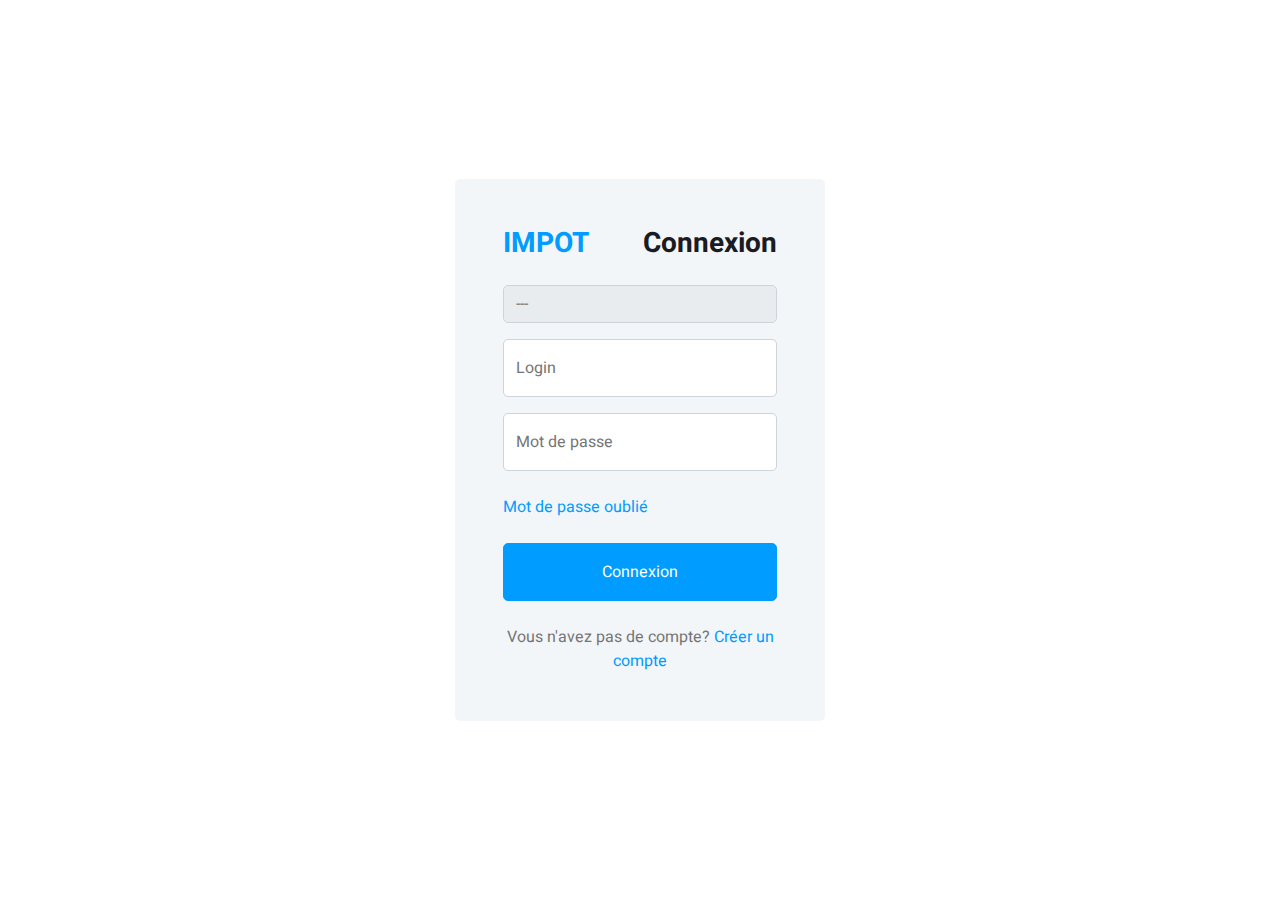
<file: index.html>
<!DOCTYPE html>
<html lang="fr">
  <head>
    <meta charset="utf-8" />
    <title>Connexion</title>
    <meta content="width=device-width, initial-scale=1.0" name="viewport" />
    <meta content="" name="keywords" />
    <meta content="" name="description" />

    <!-- Favicon -->
    <link href="img/favicon.ico" rel="icon" />

    <!-- Google Web Fonts -->
    <link rel="preconnect" href="https://fonts.googleapis.com" />
    <link rel="preconnect" href="https://fonts.gstatic.com" crossorigin />
    <link
      href="https://fonts.googleapis.com/css2?family=Heebo:wght@400;500;600;700&display=swap"
      rel="stylesheet"
    />

    <!-- Icon Font Stylesheet -->
    <link
      href="https://cdnjs.cloudflare.com/ajax/libs/font-awesome/5.10.0/css/all.min.css"
      rel="stylesheet"
    />
    <link
      href="https://cdn.jsdelivr.net/npm/bootstrap-icons@1.4.1/font/bootstrap-icons.css"
      rel="stylesheet"
    />

    <!-- Libraries Stylesheet -->
    <link href="lib/owlcarousel/assets/owl.carousel.min.css" rel="stylesheet" />
    <link
      href="lib/tempusdominus/css/tempusdominus-bootstrap-4.min.css"
      rel="stylesheet"
    />

    <!-- Customized Bootstrap Stylesheet -->
    <link href="css/bootstrap.min.css" rel="stylesheet" />

    <!-- Template Stylesheet -->
    <link href="css/style.css" rel="stylesheet" />
  </head>

  <body>
    <div class="container-xxl position-relative bg-white d-flex p-0">
      <!-- Spinner Start -->
      <div
        id="spinner"
        class="show bg-white position-fixed translate-middle w-100 vh-100 top-50 start-50 d-flex align-items-center justify-content-center"
      >
        <div
          class="spinner-border text-primary"
          style="width: 3rem; height: 3rem"
          role="status"
        >
          <span class="sr-only">Loading...</span>
        </div>
      </div>
      <!-- Spinner End -->

      <!-- Sign In Start -->
      <div class="container-fluid">
        <div
          class="row h-100 align-items-center justify-content-center"
          style="min-height: 100vh"
        >
          <div class="col-12 col-sm-8 col-md-6 col-lg-5 col-xl-4">
            <div class="bg-light rounded p-4 p-sm-5 my-4 mx-3">
              <div
                class="d-flex align-items-center justify-content-between mb-3"
              >
                <a href="admin.html" class="">
                  <h3 class="text-primary">IMPOT</h3>
                </a>
                <h3>Connexion</h3>
              </div>
              <form action="index1.html" method="get">
                <div class="mb-3">
                  <select
                    name="type"
                    class="form-control"
                    id="floatingInput"
                    required
                  >
                    <option value="" disabled selected>---</option>
                    <option value="Centre fiscale">Centre fiscale</option>
                    <option value="SRE">SRE</option>
                    <option value="DGE">DGE</option>
                  </select>
                </div>
                <div class="form-floating mb-3">
                  <input
                    type="text"
                    name="login"
                    class="form-control"
                    id="username"
                    placeholder="login"
                    required
                  />
                  <label for="floatingInput">Login</label>
                </div>
                <div class="form-floating mb-4">
                  <input
                    type="password"
                    name="password"
                    class="form-control"
                    id="password"
                    placeholder="Mot de passe"
                    required
                  />
                  <label for="floatingPassword">Mot de passe</label>
                </div>
                <div
                  class="d-flex align-items-center justify-content-between mb-4"
                >
                  <a href="">Mot de passe oublié</a>
                </div>
                <button href="./index.html" class="btn btn-primary py-3 w-100 mb-4">
                  Connexion
                </button>
                <p class="text-center mb-0">
                  Vous n'avez pas de compte?
                  <a href="signup.html">Créer un compte</a>
                </p>
              </form>
            </div>
          </div>
        </div>
      </div>
      <!-- Sign In End -->
    </div>

    <!-- JavaScript Libraries -->
    <script src="https://code.jquery.com/jquery-3.4.1.min.js"></script>
    <script src="https://cdn.jsdelivr.net/npm/bootstrap@5.0.0/dist/js/bootstrap.bundle.min.js"></script>
    <script src="lib/chart/chart.min.js"></script>
    <script src="lib/easing/easing.min.js"></script>
    <script src="lib/waypoints/waypoints.min.js"></script>
    <script src="lib/owlcarousel/owl.carousel.min.js"></script>
    <script src="lib/tempusdominus/js/moment.min.js"></script>
    <script src="lib/tempusdominus/js/moment-timezone.min.js"></script>
    <script src="lib/tempusdominus/js/tempusdominus-bootstrap-4.min.js"></script>

    <!-- Template Javascript -->
    <script src="js/main.js"></script>
  </body>
</html>
</file>
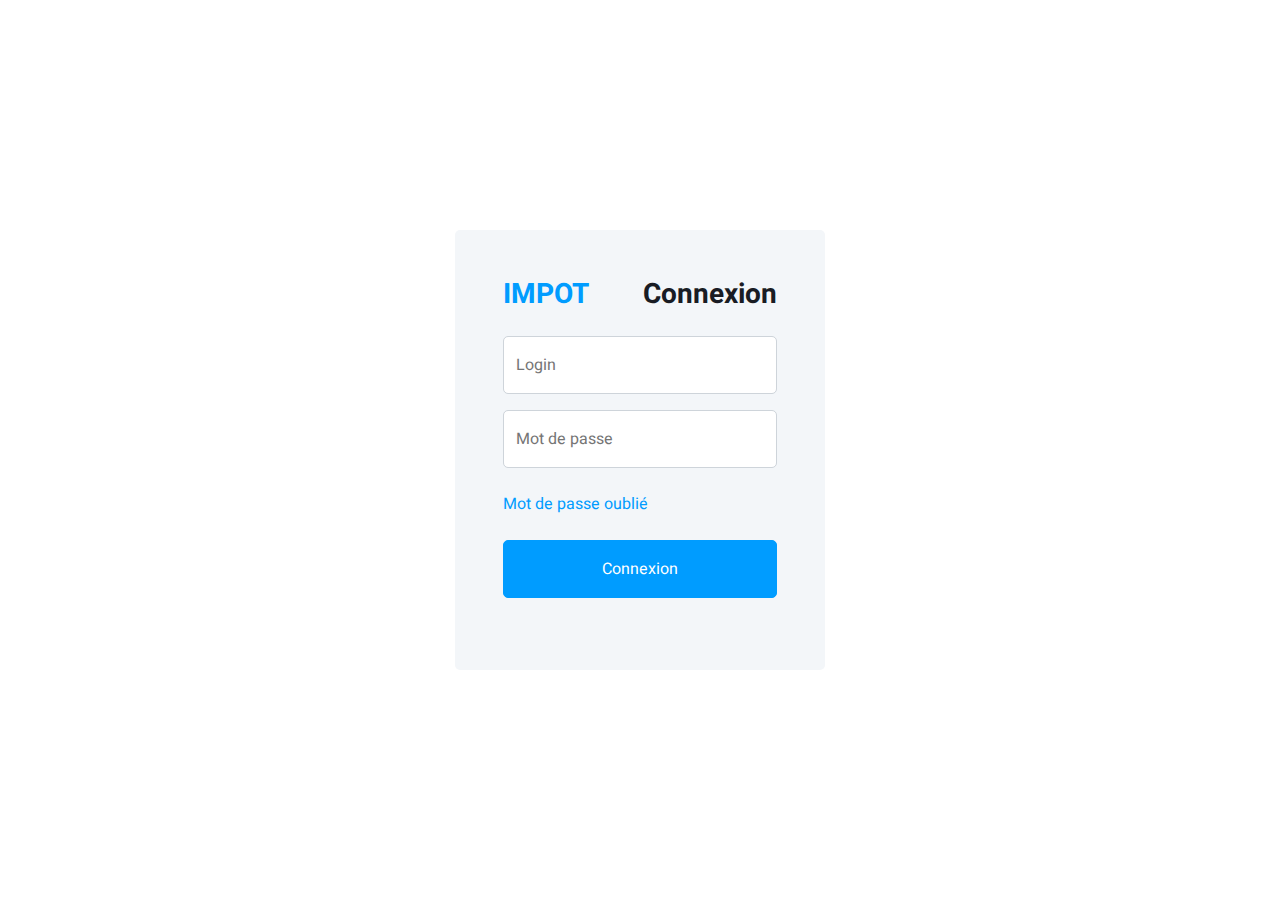
<file: admin.html>
<!DOCTYPE html>
<html lang="fr">

<head>
    <meta charset="utf-8">
    <title>Connexion</title>
    <meta content="width=device-width, initial-scale=1.0" name="viewport">
    <meta content="" name="keywords">
    <meta content="" name="description">

    <!-- Favicon -->
    <link href="img/favicon.ico" rel="icon">

    <!-- Google Web Fonts -->
    <link rel="preconnect" href="https://fonts.googleapis.com">
    <link rel="preconnect" href="https://fonts.gstatic.com" crossorigin>
    <link href="https://fonts.googleapis.com/css2?family=Heebo:wght@400;500;600;700&display=swap" rel="stylesheet">
    
    <!-- Icon Font Stylesheet -->
    <link href="https://cdnjs.cloudflare.com/ajax/libs/font-awesome/5.10.0/css/all.min.css" rel="stylesheet">
    <link href="https://cdn.jsdelivr.net/npm/bootstrap-icons@1.4.1/font/bootstrap-icons.css" rel="stylesheet">

    <!-- Libraries Stylesheet -->
    <link href="lib/owlcarousel/assets/owl.carousel.min.css" rel="stylesheet">
    <link href="lib/tempusdominus/css/tempusdominus-bootstrap-4.min.css" rel="stylesheet" />

    <!-- Customized Bootstrap Stylesheet -->
    <link href="css/bootstrap.min.css" rel="stylesheet">

    <!-- Template Stylesheet -->
    <link href="css/style.css" rel="stylesheet">
</head>

<body>
    <div class="container-xxl position-relative bg-white d-flex p-0">
        <!-- Spinner Start -->
        <div id="spinner" class="show bg-white position-fixed translate-middle w-100 vh-100 top-50 start-50 d-flex align-items-center justify-content-center">
            <div class="spinner-border text-primary" style="width: 3rem; height: 3rem;" role="status">
                <span class="sr-only">Loading...</span>
            </div>
        </div>
        <!-- Spinner End -->


        <!-- Sign In Start -->
        <div class="container-fluid">
            <div class="row h-100 align-items-center justify-content-center" style="min-height: 100vh;">
                <div class="col-12 col-sm-8 col-md-6 col-lg-5 col-xl-4">
                    <div class="bg-light rounded p-4 p-sm-5 my-4 mx-3">
                        <div class="d-flex align-items-center justify-content-between mb-3">
                            <a href="#" class="">
                                <h3 class="text-primary">IMPOT</h3>
                            </a>
                            <h3>Connexion</h3>
                        </div>
                        <form id="loginForm">
                            <div class="form-floating mb-3">
                                <input type="text" class="form-control" id="username" placeholder="login" required>
                                <label for="floatingInput">Login</label>
                            </div>
                            <div class="form-floating mb-4">
                                <input type="password" class="form-control" id="password" placeholder="Mot de passe" required>
                                <label for="floatingPassword">Mot de passe</label>
                            </div>
                            <div class="d-flex align-items-center justify-content-between mb-4">
                                <a href="">Mot de passe oublié</a>
                            </div>
                            <button type="submit" class="btn btn-primary py-3 w-100 mb-4">Connexion</button>
                        </form>
                    </div>
                </div>
            </div>
        </div>
        <!-- Sign In End -->
    </div>

    <!-- JavaScript Libraries -->
    <script src="https://code.jquery.com/jquery-3.4.1.min.js"></script>
    <script src="https://cdn.jsdelivr.net/npm/bootstrap@5.0.0/dist/js/bootstrap.bundle.min.js"></script>
    <script src="lib/chart/chart.min.js"></script>
    <script src="lib/easing/easing.min.js"></script>
    <script src="lib/waypoints/waypoints.min.js"></script>
    <script src="lib/owlcarousel/owl.carousel.min.js"></script>
    <script src="lib/tempusdominus/js/moment.min.js"></script>
    <script src="lib/tempusdominus/js/moment-timezone.min.js"></script>
    <script src="lib/tempusdominus/js/tempusdominus-bootstrap-4.min.js"></script>
    <script src="https://cdn.jsdelivr.net/npm/bootstrap@5.3.0-alpha1/dist/js/bootstrap.bundle.min.js"></script>
    <script>
        // Fonction pour valider le formulaire et rediriger
        document.getElementById('loginForm').addEventListener('submit', function(event) {
          event.preventDefault(); // Empêche l'envoi du formulaire
    
          // Récupère les valeurs des champs
          const username = document.getElementById('username').value;
          const password = document.getElementById('password').value;
    
          // Vérifie si les valeurs sont correctes
          if (username === 'admin' && password === 'admin') {
            // Redirige vers une autre page (par exemple, "dashboard.html")
            window.location.href = 'index2.php'; // Remplacez "dashboard.html" par l'URL de la page de destination
          } else {
            alert('Nom d\'utilisateur ou mot de passe incorrect');
          }
        });
      </script>
    <!-- Template Javascript -->
    <script src="js/main.js"></script>
</body>

</html>
</file>
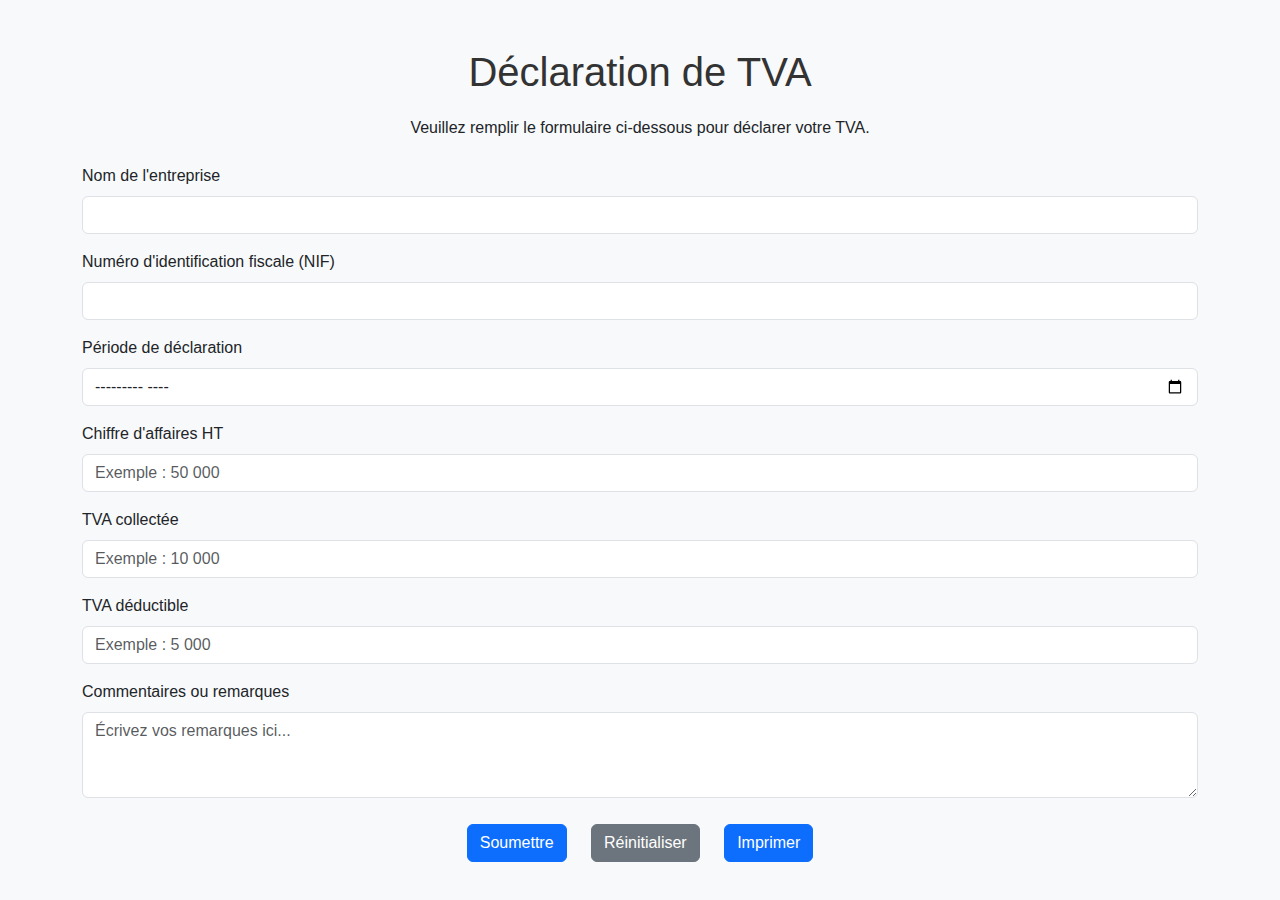
<file: declaration.html>
<!DOCTYPE html>
<html lang="en">
<head>
  <meta charset="UTF-8">
  <meta name="viewport" content="width=device-width, initial-scale=1.0">
  <title>Déclaration TVA</title>
  <link href="https://cdn.jsdelivr.net/npm/bootstrap@5.3.0-alpha3/dist/css/bootstrap.min.css" rel="stylesheet">
  <link rel="stylesheet" href="styles.css">
  <style>
    /* Masquer les boutons lors de l'impression */
    @media print {
      button {
        display: none;
      }
    }
  </style>
</head>
<body>
  <div class="container mt-5">
    <h1 class="text-center">Déclaration de TVA</h1>
    <p class="text-center">Veuillez remplir le formulaire ci-dessous pour déclarer votre TVA.</p>

    <!-- Formulaire -->
    <form id="tvaForm" action="/php/tva.php" method="post" class="mt-4">
      <!-- Informations de base -->
      <div class="mb-3">
        <label for="companyName" class="form-label">Nom de l'entreprise</label>
        <input type="text" name="nom" class="form-control" id="companyName" placeholder="" required>
      </div>
      <div class="mb-3">
        <label for="taxId" class="form-label">Numéro d'identification fiscale (NIF)</label>
        <input type="text" name="nif" class="form-control" id="taxId" placeholder="" required>
      </div>
      <div class="mb-3">
        <label for="period" class="form-label">Période de déclaration</label>
        <input type="month" name="periode" class="form-control" id="period" required>
      </div>

      <!-- Détails TVA -->
      <div class="mb-3">
        <label for="revenue" class="form-label">Chiffre d'affaires HT</label>
        <input type="number" name="chiffre_d_affaire" class="form-control" id="revenue" placeholder="Exemple : 50 000" required>
      </div>
      <div class="mb-3">
        <label for="tvaCollected" class="form-label">TVA collectée</label>
        <input type="number" class="form-control" name="collectee" id="tvaCollected" placeholder="Exemple : 10 000" required>
      </div>
      <div class="mb-3">
        <label for="tvaPaid" class="form-label">TVA déductible</label>
        <input type="number" class="form-control" id="tvaPaid" name="deductible" placeholder="Exemple : 5 000" required>
      </div>
      <div class="mb-3">
        <label for="comments" class="form-label">Commentaires ou remarques</label>
        <textarea class="form-control" id="comments" rows="3" name="remarque" placeholder="Écrivez vos remarques ici..."></textarea>
      </div>

      <!-- Boutons d'action -->
      <div class="text-center">
        <button type="submit" class="btn btn-primary">Soumettre</button>
        <button type="reset" class="btn btn-secondary">Réinitialiser</button>
        <button class="btn btn-primary" onclick="window.print()">Imprimer</button>

      </div>
    </form>
  </div>

  <script src="https://cdn.jsdelivr.net/npm/bootstrap@5.3.0-alpha3/dist/js/bootstrap.bundle.min.js"></script>
  <script src="script.js"></script>
</body>
</html>
</file>
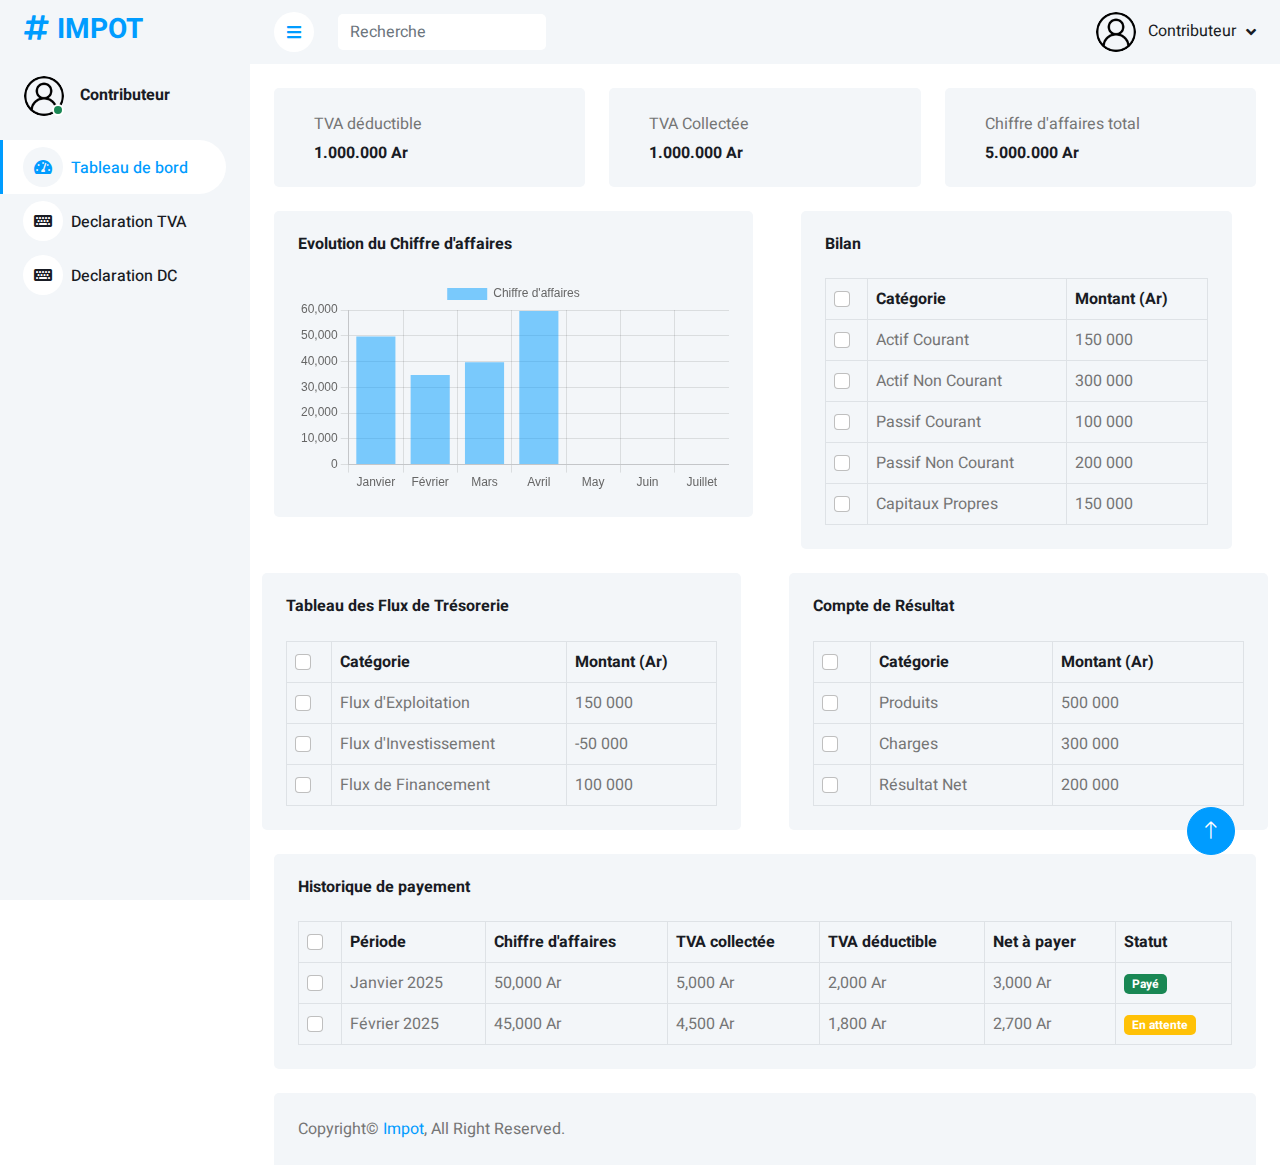
<file: index1.html>
<!DOCTYPE html>
<html lang="en">

<head>
    <meta charset="utf-8">
    <title></title>
    <meta content="width=device-width, initial-scale=1.0" name="viewport">
    <meta content="" name="keywords">
    <meta content="" name="description">

    <!-- Favicon -->
    <link href="img/favicon.ico" rel="icon">

    <!-- Google Web Fonts -->
    <link rel="preconnect" href="https://fonts.googleapis.com">
    <link rel="preconnect" href="https://fonts.gstatic.com" crossorigin>
    <link href="https://fonts.googleapis.com/css2?family=Heebo:wght@400;500;600;700&display=swap" rel="stylesheet">
    
    <!-- Icon Font Stylesheet -->
    <link href="https://cdnjs.cloudflare.com/ajax/libs/font-awesome/5.10.0/css/all.min.css" rel="stylesheet">
    <link href="https://cdn.jsdelivr.net/npm/bootstrap-icons@1.4.1/font/bootstrap-icons.css" rel="stylesheet">

    <!-- Libraries Stylesheet -->
    <link href="lib/owlcarousel/assets/owl.carousel.min.css" rel="stylesheet">
    <link href="lib/tempusdominus/css/tempusdominus-bootstrap-4.min.css" rel="stylesheet" />

    <!-- Customized Bootstrap Stylesheet -->
    <link href="css/bootstrap.min.css" rel="stylesheet">

    <!-- Template Stylesheet -->
    <link href="css/style.css" rel="stylesheet">
</head>

<body>
    <div class="position-relative bg-white d-flex p-0">
        <!-- Spinner Start -->
        <div id="spinner" class="show bg-white position-fixed translate-middle w-100 vh-100 top-50 start-50 d-flex align-items-center justify-content-center">
            <div class="spinner-border text-primary" style="width: 3rem; height: 3rem;" role="status">
                <span class="sr-only">Loading...</span>
            </div>
        </div>
        <!-- Spinner End -->


        <!-- Sidebar Start -->
        <div class="sidebar pe-4 pb-3">
            <nav class="navbar bg-light navbar-light">
                <a href="index.html" class="navbar-brand mx-4 mb-3">
                    <h3 class="text-primary"><i class="fa fa-hashtag me-2"></i>IMPOT</h3>
                </a>
                <div class="d-flex align-items-center ms-4 mb-4">
                    <div class="position-relative">
                        <img class="rounded-circle" src="img/user.jpg" alt="" style="width: 40px; height: 40px;">
                        <div class="bg-success rounded-circle border border-2 border-white position-absolute end-0 bottom-0 p-1"></div>
                    </div>
                    <div class="ms-3">
                        <h6 class="mb-0">Contributeur</h6>
                        <span></span>
                    </div>
                </div>
                <div class="navbar-nav w-100">
                    <a href="#" class="nav-item nav-link active"><i class="fa fa-tachometer-alt me-2"></i>Tableau de bord</a>
                    <a href="declaration.html" class="nav-item nav-link"><i class="fa fa-keyboard me-2"></i>Declaration TVA</a>
                    <a href="prestataire.html" class="nav-item nav-link"><i class="fa fa-keyboard me-2"></i>Declaration DC</a>
                </div>
            </nav>
        </div>
        <!-- Sidebar End -->


        <!-- Content Start -->
        <div class="content">
            <!-- Navbar Start -->
            <nav class="navbar navbar-expand bg-light navbar-light sticky-top px-4 py-0">
                <a href="index.html" class="navbar-brand d-flex d-lg-none me-4">
                    <h2 class="text-primary mb-0"><i class="fa fa-hashtag"></i></h2>
                </a>
                <a href="#" class="sidebar-toggler flex-shrink-0">
                    <i class="fa fa-bars"></i>
                </a>
                <form class="d-none d-md-flex ms-4">
                    <input class="form-control border-0" type="search" placeholder="Recherche">
                </form>
                <div class="navbar-nav align-items-center ms-auto">
                    <div class="nav-item dropdown">
                        <a href="#" class="nav-link dropdown-toggle" data-bs-toggle="dropdown">
                            <img class="rounded-circle me-lg-2" src="img/user.jpg" alt="" style="width: 40px; height: 40px;">
                            <span class="d-none d-lg-inline-flex">Contributeur</span>
                        </a>
                        <div class="dropdown-menu dropdown-menu-end bg-light border-0 rounded-0 rounded-bottom m-0">
                            <a href="index.html" class="dropdown-item">Deconnexion</a>
                        </div>
                    </div>
                </div>
            </nav>
            <div class="container-fluid pt-4 px-4">
                <div class="row g-4">
                    <div class="col-sm-6 col-xl-4">
                        <div class="bg-light rounded d-flex align-items-center justify-content-between p-4">
                            <div class="ms-3">
                                <p class="mb-2">TVA déductible</p>
                                <h6 class="mb-0">1.000.000 Ar</h6>
                            </div>
                        </div>
                    </div>
                    <div class="col-sm-6 col-xl-4">
                        <div class="bg-light rounded d-flex align-items-center justify-content-between p-4">
                            <div class="ms-3">
                                <p class="mb-2">TVA Collectée</p>
                                <h6 class="mb-0">1.000.000 Ar</h6>
                            </div>
                        </div>
                    </div>
                    <div class="col-sm-6 col-xl-4">
                        <div class="bg-light rounded d-flex align-items-center justify-content-between p-4">
                            <div class="ms-3">
                                <p class="mb-2">Chiffre d'affaires total</p>
                                <h6 class="mb-0">5.000.000 Ar</h6>
                            </div>
                        </div>
                    </div>
                </div>
            </div>
            <!-- Sale & Revenue End -->


            <!-- Sales Chart Start -->
            <div class="container-fluid pt-4 px-4">
                <div class="row g-4">
                    <div class="col-sm-12 col-xl-6">
                        <div class="bg-light text-center rounded p-4">
                            <div class="d-flex align-items-center justify-content-between mb-4">
                                <h6 class="mb-0">Evolution du Chiffre d'affaires</h6>
                            </div>
                            <canvas id="worldwide-sales"></canvas>
                        </div>
                    </div>
                    <div class="col-sm-12 col-xl-6">
                        <div class="container-fluid">
                            <div class="bg-light text-center rounded p-4">
                                <div class="d-flex align-items-center justify-content-between mb-4">
                                    <h6 class="mb-0">Bilan</h6>
                                </div>
                                <div class="table-responsive">
                                    <table class="table text-start align-middle table-bordered table-hover mb-0">
                                        <thead>
                                            <tr class="text-dark">
                                                <th scope="col"><input class="form-check-input" type="checkbox"></th>
                                                <th>Catégorie</th>
                                                <th>Montant (Ar)</th>
                                            </tr>
                                        </thead>
                                        <tbody>
                                            <tr>
                                                <td><input class="form-check-input" type="checkbox"></td>
                                                <td>Actif Courant</td>
                                                <td>150 000</td>
                                            </tr>
                                            <tr>
                                                <td><input class="form-check-input" type="checkbox"></td>
                                                <td>Actif Non Courant</td>
                                                <td>300 000</td>
                                            </tr>
                                            <tr>
                                                <td><input class="form-check-input" type="checkbox"></td>
                                                <td>Passif Courant</td>
                                                <td>100 000</td>
                                            </tr>
                                            <tr>
                                                <td><input class="form-check-input" type="checkbox"></td>
                                                <td>Passif Non Courant</td>
                                                <td>200 000</td>
                                            </tr>
                                            <tr>
                                                <td><input class="form-check-input" type="checkbox"></td>
                                                <td>Capitaux Propres</td>
                                                <td>150 000</td>
                                            </tr>
                                        </tbody>
                                    </table>
                                </div>
                            </div>
                        </div>
                    </div>
                </div>
            </div>
            <!-- Sales Chart End -->
            <div class="row">
                <div class="container-fluid pt-4 px-4 col-6">
                    <div class="bg-light text-center rounded p-4">
                        <div class="d-flex align-items-center justify-content-between mb-4">
                            <h6 class="mb-0">Tableau des Flux de Trésorerie</h6>
                        </div>
                        <div class="table-responsive">
                            <table class="table text-start align-middle table-bordered table-hover mb-0">
                                <thead>
                                    <tr class="text-dark">
                                        <th scope="col"><input class="form-check-input" type="checkbox"></th>
                                        <th>Catégorie</th>
                                        <th>Montant (Ar)</th>
                                    </tr>
                                </thead>
                                <tbody>
                                    <tr>
                                        <td><input class="form-check-input" type="checkbox"></td>
                                        <td>Flux d'Exploitation</td>
                                        <td>150 000</td>
                                    </tr>
                                    <tr>
                                        <td><input class="form-check-input" type="checkbox"></td>
                                        <td>Flux d'Investissement</td>
                                        <td>-50 000</td>
                                    </tr>
                                    <tr>
                                        <td><input class="form-check-input" type="checkbox"></td>
                                        <td>Flux de Financement</td>
                                        <td>100 000</td>
                                    </tr>
                                </tbody>
                            </table>
                        </div>
                    </div>
                </div>
                <div class="container-fluid pt-4 px-4 col-6">
                    <div class="bg-light text-center rounded p-4">
                        <div class="d-flex align-items-center justify-content-between mb-4">
                            <h6 class="mb-0">Compte de Résultat</h6>
                        </div>
                        <div class="table-responsive">
                            <table class="table text-start align-middle table-bordered table-hover mb-0">
                                <thead>
                                    <tr class="text-dark">
                                        <th scope="col"><input class="form-check-input" type="checkbox"></th>
                                        <th>Catégorie</th>
                                        <th>Montant (Ar)</th>
                                    </tr>
                                </thead>
                                <tbody>
                                    <tr>
                                        <td><input class="form-check-input" type="checkbox"></td>
                                        <td>Produits</td>
                                        <td>500 000</td>
                                    </tr>
                                    <tr>
                                        <td><input class="form-check-input" type="checkbox"></td>
                                        <td>Charges</td>
                                        <td>300 000</td>
                                    </tr>
                                    <tr>
                                        <td><input class="form-check-input" type="checkbox"></td>
                                        <td>Résultat Net</td>
                                        <td>200 000</td>
                                    </tr>
                                </tbody>
                            </table>
                        </div>
                    </div>
                </div>
            </div>


            <!-- Recent Sales Start -->
            <div class="container-fluid pt-4 px-4">
                <div class="bg-light text-center rounded p-4">
                    <div class="d-flex align-items-center justify-content-between mb-4">
                        <h6 class="mb-0">Historique de payement</h6>
                    </div>
                    <div class="table-responsive">
                        <table class="table text-start align-middle table-bordered table-hover mb-0">
                            <thead>
                                <tr class="text-dark">
                                    <th scope="col"><input class="form-check-input" type="checkbox"></th>
                                    <th>Période</th>
                                    <th>Chiffre d'affaires</th>
                                    <th>TVA collectée</th>
                                    <th>TVA déductible</th>
                                    <th>Net à payer</th>
                                    <th>Statut</th>
                                </tr>
                            </thead>
                            <tbody>
                                <tr>
                                    <td><input class="form-check-input" type="checkbox"></td>
                                    <td>Janvier 2025</td>
                                    <td>50,000 Ar</td>
                                    <td>5,000 Ar</td>
                                    <td>2,000 Ar</td>
                                    <td>3,000 Ar</td>
                                    <td><span class="badge bg-success">Payé</span></td>
                                </tr>
                                <tr>
                                    <td><input class="form-check-input" type="checkbox"></td>
                                    <td>Février 2025</td>
                                    <td>45,000 Ar</td>
                                    <td>4,500 Ar</td>
                                    <td>1,800 Ar</td>
                                    <td>2,700 Ar</td>
                                    <td><span class="badge bg-warning">En attente</span></td>
                                </tr>
                               
                            </tbody>
                        </table>
                    </div>
                </div>
            </div>
            <!-- Recent Sales End -->
            



            <!-- Footer Start -->
            <div class="container-fluid pt-4 px-4">
                <div class="bg-light rounded-top p-4">
                    <div class="row">
                        <div class="col-12 col-sm-6 text-center text-sm-start">
                            Copyright&copy; <a href="#">Impot</a>, All Right Reserved. 
                        </div>
                    </div>
                </div>
            </div>
            <!-- Footer End -->
        </div>
        <!-- Content End -->


        <!-- Back to Top -->
        <a href="#" class="btn btn-lg btn-primary btn-lg-square back-to-top"><i class="bi bi-arrow-up"></i></a>
    </div>

    <!-- JavaScript Libraries -->
    <script src="https://code.jquery.com/jquery-3.4.1.min.js"></script>
    <script src="https://cdn.jsdelivr.net/npm/bootstrap@5.0.0/dist/js/bootstrap.bundle.min.js"></script>
    <script src="lib/chart/chart.min.js"></script>
    <script src="lib/easing/easing.min.js"></script>
    <script src="lib/waypoints/waypoints.min.js"></script>
    <script src="lib/owlcarousel/owl.carousel.min.js"></script>
    <script src="lib/tempusdominus/js/moment.min.js"></script>
    <script src="lib/tempusdominus/js/moment-timezone.min.js"></script>
    <script src="lib/tempusdominus/js/tempusdominus-bootstrap-4.min.js"></script>

    <!-- Template Javascript -->
    <script src="js/main.js"></script>
</body>

</html>
</file>
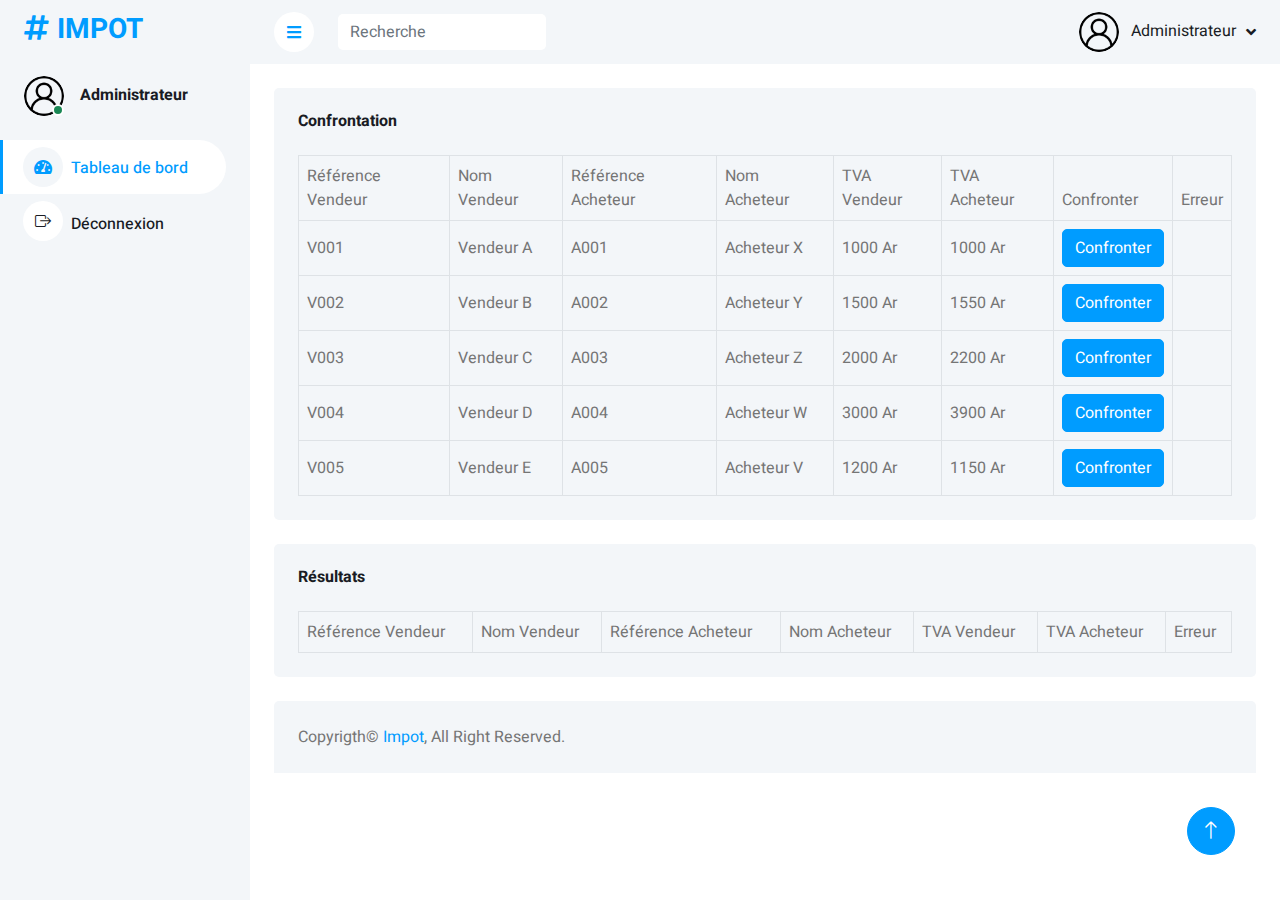
<file: index2 copy.html>
<!DOCTYPE html>
<html lang="en">

<head>
    <meta charset="utf-8">
    <title></title>
    <meta content="width=device-width, initial-scale=1.0" name="viewport">
    <meta content="" name="keywords">
    <meta content="" name="description">

    <!-- Favicon -->
    <link href="img/favicon.ico" rel="icon">

    <!-- Google Web Fonts -->
    <link rel="preconnect" href="https://fonts.googleapis.com">
    <link rel="preconnect" href="https://fonts.gstatic.com" crossorigin>
    <link href="https://fonts.googleapis.com/css2?family=Heebo:wght@400;500;600;700&display=swap" rel="stylesheet">
    
    <!-- Icon Font Stylesheet -->
    <link href="https://cdnjs.cloudflare.com/ajax/libs/font-awesome/5.10.0/css/all.min.css" rel="stylesheet">
    <link href="https://cdn.jsdelivr.net/npm/bootstrap-icons@1.4.1/font/bootstrap-icons.css" rel="stylesheet">

    <!-- Libraries Stylesheet -->
    <link href="lib/owlcarousel/assets/owl.carousel.min.css" rel="stylesheet">
    <link href="lib/tempusdominus/css/tempusdominus-bootstrap-4.min.css" rel="stylesheet" />

    <!-- Customized Bootstrap Stylesheet -->
    <link href="css/bootstrap.min.css" rel="stylesheet">

    <!-- Template Stylesheet -->
    <link href="css/style.css" rel="stylesheet">
</head>

<body>
    <div class="container-xxl position-relative bg-white d-flex p-0">
        <!-- Spinner Start -->
        <div id="spinner" class="show bg-white position-fixed translate-middle w-100 vh-100 top-50 start-50 d-flex align-items-center justify-content-center">
            <div class="spinner-border text-primary" style="width: 3rem; height: 3rem;" role="status">
                <span class="sr-only">Loading...</span>
            </div>
        </div>
        <!-- Spinner End -->


        <!-- Sidebar Start -->
        <div class="sidebar pe-4 pb-3">
            <nav class="navbar bg-light navbar-light">
                <a href="index.html" class="navbar-brand mx-4 mb-3">
                    <h3 class="text-primary"><i class="fa fa-hashtag me-2"></i>IMPOT</h3>
                </a>
                <div class="d-flex align-items-center ms-4 mb-4">
                    <div class="position-relative">
                        <img class="rounded-circle" src="img/user.jpg" alt="" style="width: 40px; height: 40px;">
                        <div class="bg-success rounded-circle border border-2 border-white position-absolute end-0 bottom-0 p-1"></div>
                    </div>
                    <div class="ms-3">
                        <h6 class="mb-0">Administrateur</h6>
                        <span></span>
                    </div>
                </div>
                <div class="navbar-nav w-100">
                    <a href="#" class="nav-item nav-link active"><i class="fa fa-tachometer-alt me-2"></i>Tableau de bord</a>
                    <a href="index.html" class="nav-item nav-link"><i class="bi bi-box-arrow-right me-2"></i>Déconnexion</a>
                </div>
            </nav>
        </div>
        <!-- Sidebar End -->


        <!-- Content Start -->
        <div class="content">
            <!-- Navbar Start -->
            <nav class="navbar navbar-expand bg-light navbar-light sticky-top px-4 py-0">
                <a href="index.html" class="navbar-brand d-flex d-lg-none me-4">
                    <h2 class="text-primary mb-0"><i class="fa fa-hashtag"></i></h2>
                </a>
                <a href="#" class="sidebar-toggler flex-shrink-0">
                    <i class="fa fa-bars"></i>
                </a>
                <form class="d-none d-md-flex ms-4">
                    <input class="form-control border-0" type="search" placeholder="Recherche">
                </form>
                <div class="navbar-nav align-items-center ms-auto">
                    <div class="nav-item dropdown">
                        <a href="#" class="nav-link dropdown-toggle" data-bs-toggle="dropdown">
                            <img class="rounded-circle me-lg-2" src="img/user.jpg" alt="" style="width: 40px; height: 40px;">
                            <span class="d-none d-lg-inline-flex">Administrateur</span>
                        </a>
                        <div class="dropdown-menu dropdown-menu-end bg-light border-0 rounded-0 rounded-bottom m-0">
                            <a href="index.html" class="dropdown-item">Déconnexion</a>
                        </div>
                    </div>
                </div>
            </nav>
            <!-- Navbar End -->



            <!-- Recent Sales Start -->
            <div class="container-fluid pt-4 px-4">
                <div class="bg-light text-center rounded p-4">
                    <div class="d-flex align-items-center justify-content-between mb-4">
                        <h6 class="mb-0">Confrontation</h6>
                    </div>
                    <div class="table-responsive">
                        <table id="declaration-table" class="table text-start align-middle table-bordered table-hover mb-0">
                            <thead>
                                <tr>
                                    <td>Référence Vendeur</td>
                                    <td>Nom Vendeur</td>
                                    <td>Référence Acheteur</td>
                                    <td>Nom Acheteur</td>
                                    <td>TVA Vendeur</td>
                                    <td>TVA Acheteur</td>
                                    <td>Confronter</td>
                                    <td>Erreur</td>
                                </tr>
                            </thead>
                            <tbody>
                                <!-- Les lignes seront ajoutées ici par JavaScript -->
                            </tbody>
                        </table>
                    </div>
                </div>
            </div>
            <!-- Recent Sales End -->
            <div class="container-fluid pt-4 px-4">
                <div class="bg-light text-center rounded p-4">
                    <div class="d-flex align-items-center justify-content-between mb-4">
                        <h6 class="mb-0">Résultats</h6>
                    </div>
                    <div class="table-responsive">
                        <table id="declaration-table" class="table text-start align-middle table-bordered table-hover mb-0">
                            <thead>
                                <tr>
                                    <td>Référence Vendeur</td>
                                    <td>Nom Vendeur</td>
                                    <td>Référence Acheteur</td>
                                    <td>Nom Acheteur</td>
                                    <td>TVA Vendeur</td>
                                    <td>TVA Acheteur</td>
                                    <td>Erreur</td>
                                </tr>
                            </thead>
                            <tbody id="resultat">
                                <!-- Les lignes seront ajoutées ici par JavaScript -->
                            </tbody>
                        </table>
                    </div>
                </div>
            </div>


            <!-- Footer Start -->
            <div class="container-fluid pt-4 px-4">
                <div class="bg-light rounded-top p-4">
                    <div class="row">
                        <div class="col-12 col-sm-6 text-center text-sm-start">
                            Copyrigth&copy; <a href="#">Impot</a>, All Right Reserved. 
                        </div>
                    </div>
                </div>
            </div>
            <!-- Footer End -->
        </div>
        <!-- Content End -->


        <!-- Back to Top -->
        <a href="#" class="btn btn-lg btn-primary btn-lg-square back-to-top"><i class="bi bi-arrow-up"></i></a>
    </div>

    <!-- JavaScript Libraries -->
    <script src="https://code.jquery.com/jquery-3.4.1.min.js"></script>
    <script src="https://cdn.jsdelivr.net/npm/bootstrap@5.0.0/dist/js/bootstrap.bundle.min.js"></script>
    <script src="lib/chart/chart.min.js"></script>
    <script src="lib/easing/easing.min.js"></script>
    <script src="lib/waypoints/waypoints.min.js"></script>
    <script src="lib/owlcarousel/owl.carousel.min.js"></script>
    <script src="lib/tempusdominus/js/moment.min.js"></script>
    <script src="lib/tempusdominus/js/moment-timezone.min.js"></script>
    <script src="lib/tempusdominus/js/tempusdominus-bootstrap-4.min.js"></script>

    <!-- Template Javascript -->
    <script src="js/main.js"></script>
    <script>
        // Données statiques pour les déclarations des vendeurs et des acheteurs
        const declarationsVendeurs = [
            {ref: "V001", nom: "Vendeur A", tva: 1000},
            {ref: "V002", nom: "Vendeur B", tva: 1500},
            {ref: "V003", nom: "Vendeur C", tva: 2000},
            {ref: "V004", nom: "Vendeur D", tva: 3000},
            {ref: "V005", nom: "Vendeur E", tva: 1200}
        ];
    
        const declarationsAcheteurs = [
            {ref: "A001", nom: "Acheteur X", tva: 1000},
            {ref: "A002", nom: "Acheteur Y", tva: 1550},
            {ref: "A003", nom: "Acheteur Z", tva: 2200},
            {ref: "A004", nom: "Acheteur W", tva: 3900},
            {ref: "A005", nom: "Acheteur V", tva: 1150}
        ];
    
        // Fonction pour confronter une ligne de déclaration
        function confronterDeclaration(index, vendr, vendn, achr, achn, vendtva, achtva) {
            const vendeur = declarationsVendeurs[index];
            const acheteur = declarationsAcheteurs[index];
            const difference = Math.abs(vendeur.tva - acheteur.tva); // Différence absolue
            const seuilFaible = 0.05 * vendeur.tva; // 5% de la TVA collectée
            const seuilMoyenne = 0.10 * vendeur.tva; // 10% de la TVA collectée
    
            let message = "";
            let classe = "";
            var res = "";
            // Déterminer l'erreur
            if(difference == 0){
                message = `Pas d'erreur`;
                classe = "faible";
            } else if (difference <= seuilFaible) {
                message = `Erreur faible, différence de ${difference.toFixed(2)} Ar (moins de 5%)`;
                classe = "faible";
            } else if (difference <= seuilMoyenne) {
                message = `Erreur moyenne, différence de ${difference.toFixed(2)} Ar (entre 5% et 10%)`;
                classe = "moyenne";
            } else {
                res = `<tr><td>${vendeur.ref}</td>
                    <td>${vendeur.nom}</td>
                    <td>${acheteur.ref}</td>
                    <td>${acheteur.nom}</td>
                    <td>${vendeur.tva} Ar</td>
                    <td>${acheteur.tva} Ar</td>
                    <td class="text-danger">Erreur élevée, différence de ${difference.toFixed(2)} Ar (plus de 10%)</td></tr>
                    `;
                message = `Erreur élevée, différence de ${difference.toFixed(2)} Ar (plus de 10%)`;
                classe = "elevee";
            }
    
            // Afficher l'erreur dans la colonne correspondante
            const errorCell = document.querySelector(`#error-${index}`);
            errorCell.textContent = message;
            if(classe === "faible"){
                errorCell.className = "text-success";
            } else if(classe === "moyenne"){
                errorCell.className = "text-warning";
            } else if(classe === "elevee"){
                errorCell.className = "text-danger";
            }
            errorCell.className += ` alert ${classe}`;
            const idd = document.getElementById("resultat");
            idd.innerHTML += res;
        }
    
        // Ajouter les lignes au tableau avec les boutons de confrontation
        function afficherDeclarations() {
            const tableBody = document.querySelector("#declaration-table tbody");
            tableBody.innerHTML = ""; // Réinitialiser le tableau avant de le remplir
    
            // Ajouter les lignes du tableau pour chaque paire vendeur/acheteur
            declarationsVendeurs.forEach((vendeur, index) => {
                const acheteur = declarationsAcheteurs[index];
    
                const row = document.createElement("tr");
                row.innerHTML = `
                    <td>${vendeur.ref}</td>
                    <td>${vendeur.nom}</td>
                    <td>${acheteur.ref}</td>
                    <td>${acheteur.nom}</td>
                    <td>${vendeur.tva} Ar</td>
                    <td>${acheteur.tva} Ar</td>
                    <td><button class="btn btn-primary" onclick="confronterDeclaration(${index}, '${vendeur.ref}', '${vendeur.nom}', '${acheteur.ref}', '${acheteur.nom}', '${vendeur.tva}', '${acheteur.tva}')">Confronter</button></td>
                    <td id="error-${index}"></td>
                `;
                tableBody.appendChild(row);
            });
        }
    
        // Appeler la fonction pour afficher les déclarations lors du chargement de la page
        window.onload = afficherDeclarations;
    </script>
</body>

</html>
</file>
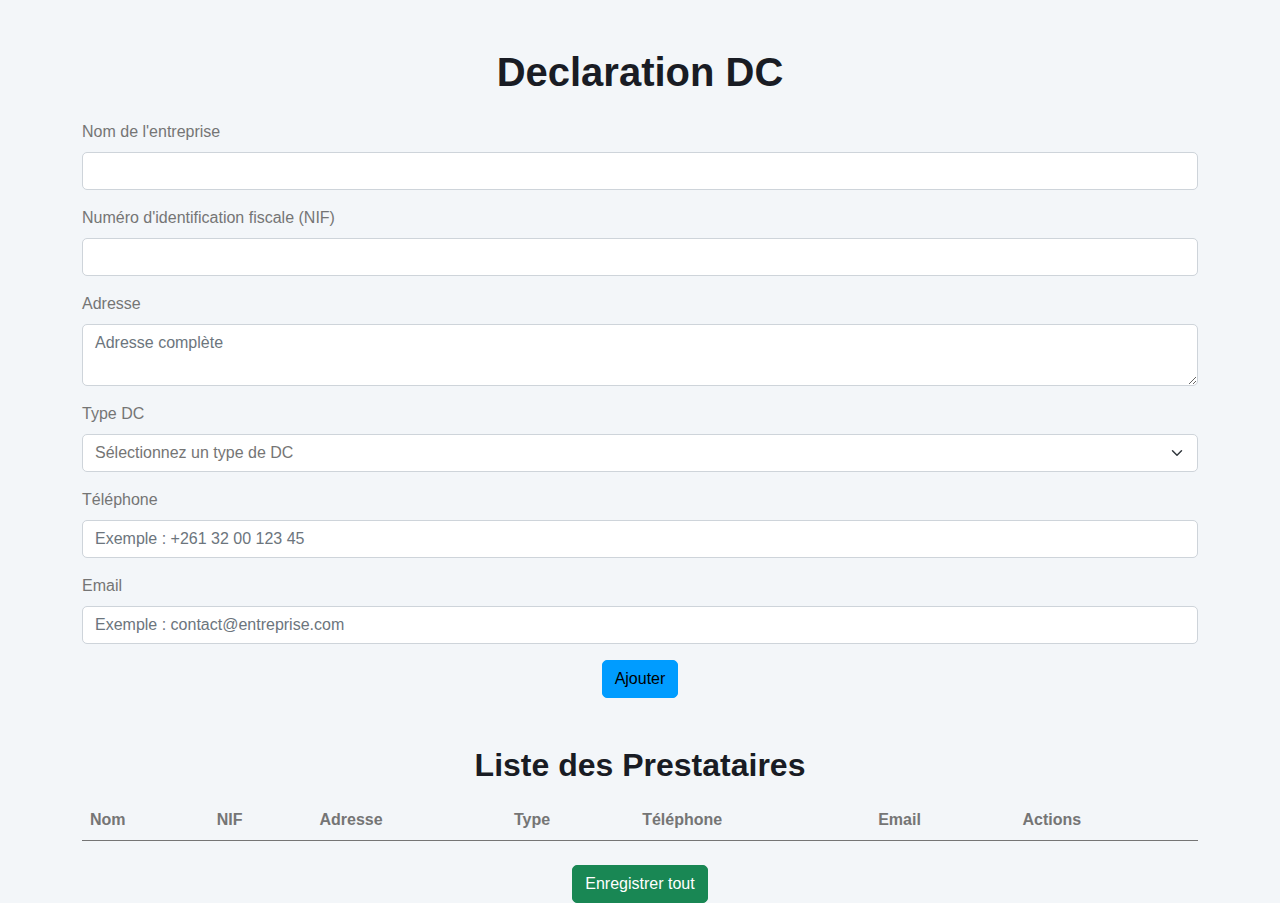
<file: prestataire.html>
<!DOCTYPE html>
<html lang="">
<head>
  <meta charset="UTF-8">
  <meta name="viewport" content="width=device-width, initial-scale=1.0">
  <title>Declaration DC</title>
  <link href="css/bootstrap.min.css" rel="stylesheet">
</head>
<body>
  <div class="container mt-5">
    <h1 class="text-center">Declaration DC</h1>
    <p class="text-center"></p>

    <!-- Formulaire -->
    <form id="prestataireForm" class="mt-4">
      <div class="mb-3">
        <label for="prestataireName" class="form-label">Nom de l'entreprise</label>
        <input type="text" class="form-control" id="prestataireName" placeholder="" required>
      </div>
      <div class="mb-3">
        <label for="taxId" class="form-label">Numéro d'identification fiscale (NIF)</label>
        <input type="text" class="form-control" id="taxId" placeholder="" required>
      </div>
      <div class="mb-3">
        <label for="address" class="form-label">Adresse</label>
        <textarea class="form-control" id="address" rows="2" placeholder="Adresse complète" required></textarea>
      </div>
      <div class="mb-3">
        <label for="serviceType" class="form-label">Type DC</label>
        <select class="form-select" id="serviceType" required>
          <option value="">Sélectionnez un type de DC</option>
          <option value="consulting">Consulting</option>
          <option value="logistics">Logistique</option>
          <option value="maintenance">Maintenance</option>
          <option value="other">Autre</option>
        </select>
      </div>
      <div class="mb-3">
        <label for="phone" class="form-label">Téléphone</label>
        <input type="tel" class="form-control" id="phone" placeholder="Exemple : +261 32 00 123 45" required>
      </div>
      <div class="mb-3">
        <label for="email" class="form-label">Email</label>
        <input type="email" class="form-control" id="email" placeholder="Exemple : contact@entreprise.com" required>
      </div>

      <div class="text-center">
        <button type="submit" class="btn btn-primary">Ajouter</button>
      </div>
    </form>

    <!-- Tableau des prestataires -->
    <div class="mt-5">
      <h2 class="text-center">Liste des Prestataires</h2>
      <table class="table table-striped mt-3" id="prestatairesTable">
        <thead>
          <tr>
            <th>Nom</th>
            <th>NIF</th>
            <th>Adresse</th>
            <th>Type</th>
            <th>Téléphone</th>
            <th>Email</th>
            <th>Actions</th>
          </tr>
        </thead>
        <tbody>
          <!-- Les lignes seront ajoutées ici -->
        </tbody>
      </table>

      <div class="text-center mt-4">
        <button id="saveAll" class="btn btn-success">Enregistrer tout</button>
      </div>
    </div>
  </div>

  <script>
    // Gestion de l'ajout des prestataires
    document.getElementById('prestataireForm').addEventListener('submit', function (event) {
      event.preventDefault(); // Empêche le rechargement de la page

      // Récupération des données du formulaire
      const prestataireName = document.getElementById('prestataireName').value;
      const taxId = document.getElementById('taxId').value;
      const address = document.getElementById('address').value;
      const serviceType = document.getElementById('serviceType').value;
      const phone = document.getElementById('phone').value;
      const email = document.getElementById('email').value;

      // Référence du tableau
      const table = document.getElementById('prestatairesTable').querySelector('tbody');

      // Nouvelle ligne
      const newRow = table.insertRow();
      newRow.innerHTML = `
        <td>${prestataireName}</td>
        <td>${taxId}</td>
        <td>${address}</td>
        <td>${serviceType}</td>
        <td>${phone}</td>
        <td>${email}</td>
        <td>
          <button class="btn btn-danger btn-sm delete-btn">Supprimer</button>
        </td>
      `;

      // Réinitialiser le formulaire
      document.getElementById('prestataireForm').reset();

      // Ajouter l'événement pour supprimer une ligne
      const deleteBtn = newRow.querySelector('.delete-btn');
      deleteBtn.addEventListener('click', function () {
        table.deleteRow(newRow.rowIndex - 1); // Supprime la ligne
      });
    });

    // Gestion du bouton "Enregistrer tout"
    document.getElementById('saveAll').addEventListener('click', function () {
      const table = document.getElementById('prestatairesTable');
      const rows = table.querySelectorAll('tbody tr');
      const allData = [];

      rows.forEach(row => {
        const cells = row.querySelectorAll('td');
        const rowData = {
          name: cells[0].textContent,
          nif: cells[1].textContent,
          address: cells[2].textContent,
          type: cells[3].textContent,
          phone: cells[4].textContent,
          email: cells[5].textContent
        };
        allData.push(rowData);
      });

      console.log("Données enregistrées :", allData);
      alert("Toutes les données ont été enregistrées avec succès !");
    });
  </script>

  <script src="https://cdn.jsdelivr.net/npm/bootstrap@5.3.0-alpha3/dist/js/bootstrap.bundle.min.js"></script>
</body>
</html>
</file>
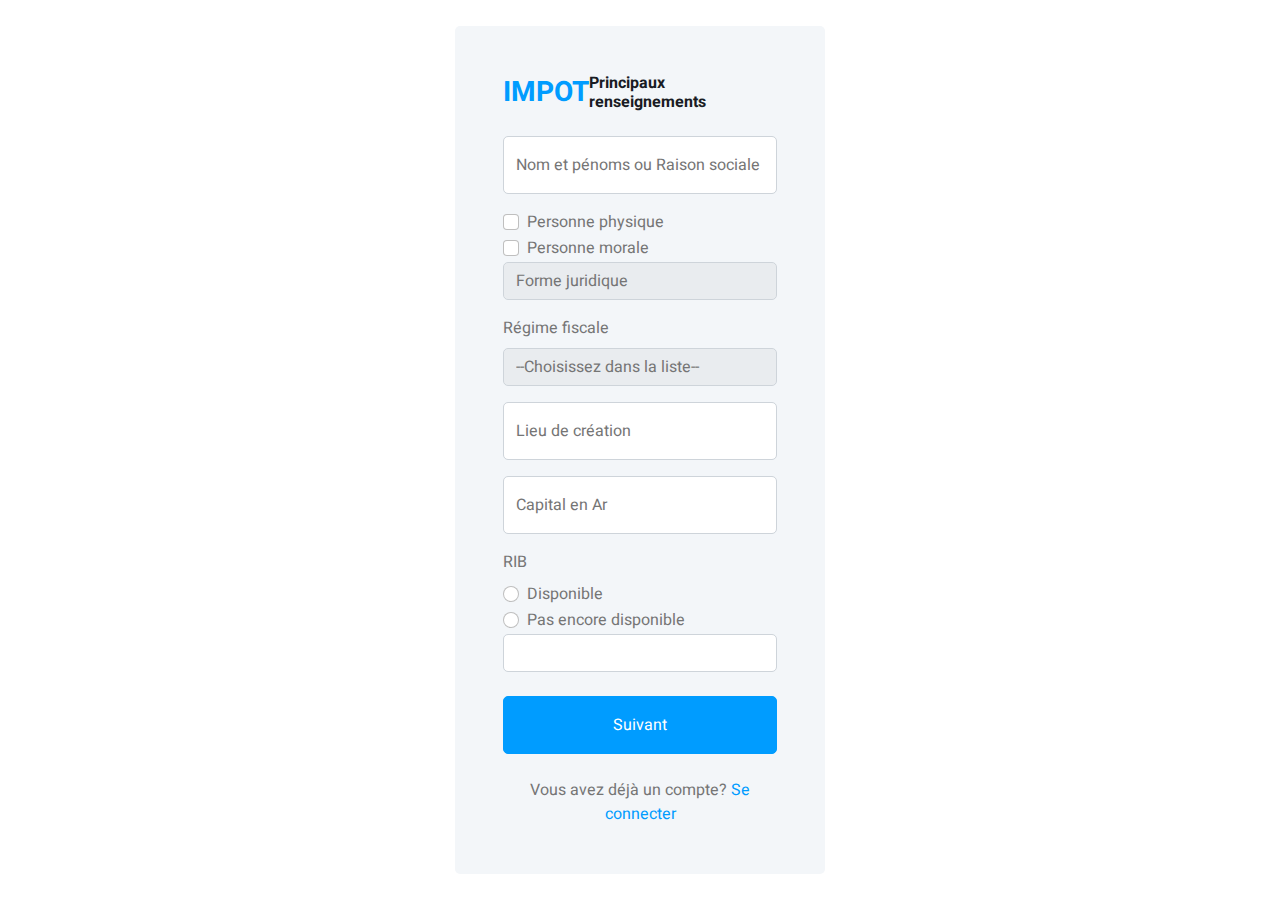
<file: signup.html>
<!DOCTYPE html>
<html lang="en">
  <head>
    <meta charset="utf-8" />
    <title>Créer un compte</title>
    <meta content="width=device-width, initial-scale=1.0" name="viewport" />
    <meta content="" name="keywords" />
    <meta content="" name="description" />

    <!-- Favicon -->
    <link href="img/favicon.ico" rel="icon" />

    <!-- Google Web Fonts -->
    <link rel="preconnect" href="https://fonts.googleapis.com" />
    <link rel="preconnect" href="https://fonts.gstatic.com" crossorigin />
    <link
      href="https://fonts.googleapis.com/css2?family=Heebo:wght@400;500;600;700&display=swap"
      rel="stylesheet"
    />

    <!-- Icon Font Stylesheet -->
    <link
      href="https://cdnjs.cloudflare.com/ajax/libs/font-awesome/5.10.0/css/all.min.css"
      rel="stylesheet"
    />
    <link
      href="https://cdn.jsdelivr.net/npm/bootstrap-icons@1.4.1/font/bootstrap-icons.css"
      rel="stylesheet"
    />

    <!-- Libraries Stylesheet -->
    <link href="lib/owlcarousel/assets/owl.carousel.min.css" rel="stylesheet" />
    <link
      href="lib/tempusdominus/css/tempusdominus-bootstrap-4.min.css"
      rel="stylesheet"
    />

    <!-- Customized Bootstrap Stylesheet -->
    <link href="css/bootstrap.min.css" rel="stylesheet" />

    <!-- Template Stylesheet -->
    <link href="css/style.css" rel="stylesheet" />
  </head>

  <body>
    <div class="container-xxl position-relative bg-white d-flex p-0">
      <!-- Spinner Start -->
      <div
        id="spinner"
        class="show bg-white position-fixed translate-middle w-100 vh-100 top-50 start-50 d-flex align-items-center justify-content-center"
      >
        <div
          class="spinner-border text-primary"
          style="width: 3rem; height: 3rem"
          role="status"
        >
          <span class="sr-only">Loading...</span>
        </div>
      </div>
      <!-- Spinner End -->

      <!-- Sign Up Start -->
      <div class="container-fluid">
        <div
          class="row h-100 align-items-center justify-content-center"
          style="min-height: 100vh"
        >
          <div class="col-12 col-sm-8 col-md-6 col-lg-5 col-xl-4">
            <form action="signup1.html" method="post">
              <div class="bg-light rounded p-4 p-sm-5 my-4 mx-3">
                <div
                  class="d-flex align-items-center justify-content-between mb-3"
                >
                  <a href="admin.html" class="">
                    <h3 class="text-primary">IMPOT</h3>
                  </a>
                  <h6>Principaux renseignements</h6>
                </div>
                <div class="form-floating mb-3">
                  <input
                    type="text"
                    name="nom"
                    class="form-control"
                    id="floatingText"
                    placeholder="Nom"
                  />
                  <label for="floatingText"
                    >Nom et pénoms ou Raison sociale</label
                  >
                </div>

                <div class="form-check">
                  <input
                    type="checkbox"
                    class="form-check-input checkbox1"
                    data-target="#content1"
                  />
                  <label class="form-check-label" for="gridRadios1">
                    Personne physique
                  </label>
                </div>
                <div class="form-check">
                  <input
                    type="checkbox"
                    class="form-check-input checkbox1"
                    data-target="#content2"
                  />
                  <label class="form-check-label" for="gridRadios2">
                    Personne morale
                  </label>
                </div>
                <div id="content1" class="contente" style="display: none">
                  <div class="form mb-3">
                    <label for="" class="form-label"
                      >Situation matrimoniale</label
                    >
                    <select
                      name="situation_matrioniale"
                      id=""
                      class="form-control"
                    >
                      <option value="" selected>Selectionner</option>
                      <option value="CELIBATAIRE">CELIBATAIRE</option>
                      <option value="MARIE(E)">MARIE(E)</option>
                      <option value="DIVORCE(E)">DIVORCE(E)</option>
                      <option value="VEUF(VE)">VEUF(VE)</option>
                      <option value="INCONNUE">INCONNUE</option>
                    </select>
                  </div>
                  <div class="form-floating mb-3">
                    <input
                      type="text"
                      name="cin"
                      class="form-control"
                      id="floatingInput"
                      placeholder=""
                    />
                    <label for="floatingInput">Numéro passeport ou CIN</label>
                  </div>
                  <div class="form-floating mb-3">
                    <input
                      type="date"
                      name="date_de_delivrance"
                      class="form-control"
                      id="floatingInput"
                      placeholder=""
                    />
                    <label for="floatingInput">Date de délivrance</label>
                  </div>
                  <div class="form-floating mb-3">
                    <input
                      type="text"
                      name="lieu_de_delivrance"
                      class="form-control"
                      id="floatingInput"
                      placeholder=""
                    />
                    <label for="floatingInput">Lieu de délivrance</label>
                  </div>
                  <div class="form-floating mb-3">
                    <input
                      type="date"
                      name="date_de_naissance"
                      class="form-control"
                      id="floatingInput"
                      placeholder=""
                    />
                    <label for="floatingInput">Date de naissance</label>
                  </div>
                  <div class="form-floating mb-3">
                    <input
                      type="text"
                      name="lieu_de_naissance"
                      class="form-control"
                      id="floatingInput"
                      placeholder=""
                    />
                    <label for="floatingInput">Lieu de naissance</label>
                  </div>
                </div>
                <div class="form mb-3">
                  <select
                    name=""
                    id="forme-juridique"
                    name="forme_juridique"
                    class="form-control"
                  >
                    <option class="" value="" selected>Forme juridique</option>
                    <option value="STE ANONYME AVEC ADMINISTRATEUR GENERAL">
                      STE ANONYME AVEC ADMINISTRATEUR GENERAL
                    </option>
                    <option value="COMMUNE RURALE">COMMUNE RURALE</option>
                    <option value="COMMUNE URBAINE">COMMUNE URBAINE</option>
                    <option value="REGION">REGION</option>
                    <option value="DISTRICT">DISTRICT</option>
                    <option value="PROVINCE">PROVINCE</option>
                    <option value="STE EN PARTICIPATION">
                      STE EN PARTICIPATION
                    </option>
                    <option value="INCONNU">INCONNU</option>
                    <option value="ENTREPRISE INDIVIDUELLE">
                      ENTREPRISE INDIVIDUELLE
                    </option>
                    <option value="STE EN NOM COLLECTIF">
                      STE EN NOM COLLECTIF
                    </option>
                    <option value="STE EN COMMANDITE SIMPLE">
                      STE EN COMMANDITE SIMPLE
                    </option>
                    <option value="STE EN COMPTE PAR ACTION">
                      STE EN COMPTE PAR ACTION
                    </option>
                    <option value="SA (SOCIETE ANONYME)">
                      SA (SOCIETE ANONYME)
                    </option>
                    <option value="SARL (STE A RESPTE LIMITEE)">
                      SARL (STE A RESPTE LIMITEE)
                    </option>
                    <option value="STE D'ECONOMIE MIXTE">
                      STE D'ECONOMIE MIXTE
                    </option>
                    <option value="STE D'INTERET NATIONAL">
                      STE D'INTERET NATIONAL
                    </option>
                    <option value="STE ANONYME D'ETAT">
                      STE ANONYME D'ETAT
                    </option>
                    <option value="NTREPRISE SOCIALISTE">
                      ENTREPRISE SOCIALISTE
                    </option>
                    <option value="EPIC (ETS PUBLIC A CAR IND &amp; CO) ">
                      EPIC (ETS PUBLIC A CAR IND &amp; CO)
                    </option>
                    <option value="STE CIVILE IMMOBILIERE">
                      STE CIVILE IMMOBILIERE
                    </option>
                    <option value="COOPERATIVE">COOPERATIVE</option>
                    <option value="ASSOCIATION">ASSOCIATION</option>
                    <option value="ONG (ORGANISME NON GOUVERNEMENTAL)">
                      ONG (ORGANISME NON GOUVERNEMENTAL)
                    </option>
                    <option value="ETS PUBLIC SCIENT.TECHNI">
                      ETS PUBLIC SCIENT.TECHNI
                    </option>
                    <option value="PROJET">PROJET</option>
                    <option value="SARLU (STE A RESP LIMIT UNI)">
                      SARLU (STE A RESP LIMIT UNI)
                    </option>
                    <option value="IG (ORGANISME INTER GOUVERNEMENTAL)">
                      OIG (ORGANISME INTER GOUVERNEMENTAL)
                    </option>
                    <option value="EPA (ETS PUBLIC A CARACTERE ADMINISTRATIF)">
                      EPA (ETS PUBLIC A CARACTERE ADMINISTRATIF)
                    </option>
                    <option value="STE ANONYME UNIPERSONNELE">
                      STE ANONYME UNIPERSONNELE
                    </option>
                  </select>
                </div>
                <div class="form mb-3">
                  <label for="" class="form-label">Régime fiscale</label>
                  <select name="regime_fiscale" id="" class="form-control">
                    <option class="" selected>
                      --Choisissez dans la liste--
                    </option>
                    <option value="Centre fiscale">Centre fiscale</option>
                    <option value="SRE">SRE</option>
                    <option value="DGE">DGE</option>
                  </select>
                </div>
                <div class="form-floating mb-3">
                  <input
                    type="text"
                    name="lieu_de_creation"
                    class="form-control"
                    id="floatingInput"
                    placeholder=""
                  />
                  <label for="floatingInput">Lieu de création</label>
                </div>
                <div class="form-floating mb-3">
                  <input
                    type="text"
                    name="capital"
                    class="form-control"
                    id="floatingInput"
                    placeholder=""
                  />
                  <label for="floatingInput">Capital en Ar</label>
                </div>
                <label for="" class="form-label">RIB</label><br />
                <div class="form-check form-check-inline">
                  <input
                    class="form-check-input"
                    onclick="encore()"
                    type="radio"
                    id="inlineRadio1"
                    value="option1"
                  />
                  <label class="form-check-label" for="inlineRadio1"
                    >Disponible</label
                  >
                </div>
                <div class="form-check form-check-inline">
                  <input
                    class="form-check-input"
                    onclick="pasencore()"
                    type="radio"
                    id="inlineRadio1"
                    value="option1"
                  />
                  <label class="form-check-label" for="inlineRadio1"
                    >Pas encore disponible</label
                  >
                </div>
                <div class="">
                  <input
                    type="text"
                    name="rib"
                    class="form-control"
                    id="rib"
                    placeholder=""
                  />
                </div>
                <br />
                <a href="signup1.html"
                  ><button
                    type="submit"
                    class="btn btn-primary py-3 w-100 mb-4"
                  >
                    Suivant
                  </button></a
                >
                <p class="text-center mb-0">
                  Vous avez déjà un compte?
                  <a href="index.html">Se connecter</a>
                </p>
              </div>
            </form>
          </div>
        </div>
      </div>
      <!-- Sign Up End -->
    </div>

    <!-- JavaScript Libraries -->
    <script src="https://code.jquery.com/jquery-3.4.1.min.js"></script>
    <script src="https://cdn.jsdelivr.net/npm/bootstrap@5.0.0/dist/js/bootstrap.bundle.min.js"></script>
    <script src="lib/chart/chart.min.js"></script>
    <script src="lib/easing/easing.min.js"></script>
    <script src="lib/waypoints/waypoints.min.js"></script>
    <script src="lib/owlcarousel/owl.carousel.min.js"></script>
    <script src="lib/tempusdominus/js/moment.min.js"></script>
    <script src="lib/tempusdominus/js/moment-timezone.min.js"></script>
    <script src="lib/tempusdominus/js/tempusdominus-bootstrap-4.min.js"></script>

    <!-- Template Javascript -->
    <script src="js/main.js"></script>
    <script>
      function pasencore() {
        const id = document.getElementById("rib");
        id.value = "11111-11111-11111111111-11";
      }
      function encore() {
        const id = document.getElementById("rib");
        id.value = "";
      }
    </script>
    <script>
      const checkboxes = document.querySelectorAll(".checkbox1");

      checkboxes.forEach((checkbox) => {
        checkbox.addEventListener("change", function () {
          const forme = document.querySelector("#forme-juridique");
          // Cache tous les contenus
          const allContents = document.querySelectorAll(".contente");
          allContents.forEach((content) => {
            content.style.display = "none";
            forme.style.display = "block";
          });
          if (this.checked) {
            checkboxes.forEach((otherCheckbox) => {
              if (otherCheckbox !== this) {
                otherCheckbox.checked = false;
              }
            });
            const targetId = this.getAttribute("data-target");
            const content = document.querySelector(targetId);
            content.style.display = "block";
            if (targetId == "#content1") {
              forme.style.display = "none";
              //console.log(targetId);
            }
          }
        });
      });
    </script>
  </body>
</html>
</file>
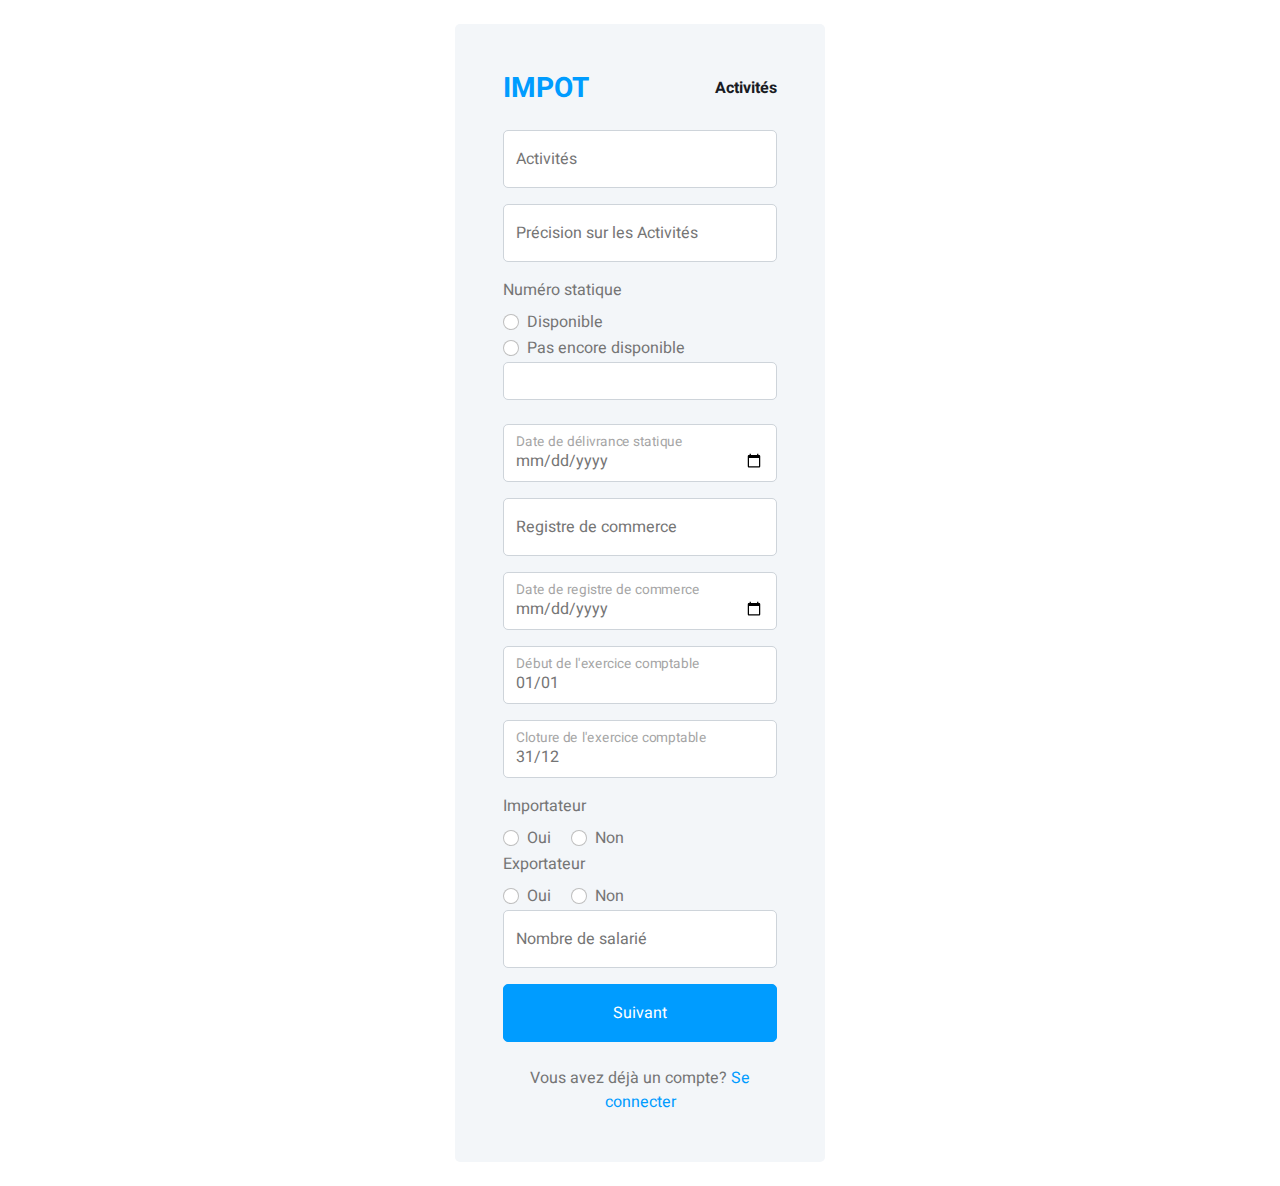
<file: signup1.html>
<!DOCTYPE html>
<html lang="en">
  <head>
    <meta charset="utf-8" />
    <title>Créer un compte</title>
    <meta content="width=device-width, initial-scale=1.0" name="viewport" />
    <meta content="" name="keywords" />
    <meta content="" name="description" />

    <!-- Favicon -->
    <link href="img/favicon.ico" rel="icon" />

    <!-- Google Web Fonts -->
    <link rel="preconnect" href="https://fonts.googleapis.com" />
    <link rel="preconnect" href="https://fonts.gstatic.com" crossorigin />
    <link
      href="https://fonts.googleapis.com/css2?family=Heebo:wght@400;500;600;700&display=swap"
      rel="stylesheet"
    />

    <!-- Icon Font Stylesheet -->
    <link
      href="https://cdnjs.cloudflare.com/ajax/libs/font-awesome/5.10.0/css/all.min.css"
      rel="stylesheet"
    />
    <link
      href="https://cdn.jsdelivr.net/npm/bootstrap-icons@1.4.1/font/bootstrap-icons.css"
      rel="stylesheet"
    />

    <!-- Libraries Stylesheet -->
    <link href="lib/owlcarousel/assets/owl.carousel.min.css" rel="stylesheet" />
    <link
      href="lib/tempusdominus/css/tempusdominus-bootstrap-4.min.css"
      rel="stylesheet"
    />

    <!-- Customized Bootstrap Stylesheet -->
    <link href="css/bootstrap.min.css" rel="stylesheet" />

    <!-- Template Stylesheet -->
    <link href="css/style.css" rel="stylesheet" />
  </head>

  <body>
    <div class="container-xxl position-relative bg-white d-flex p-0">
      <!-- Spinner Start -->
      <div
        id="spinner"
        class="show bg-white position-fixed translate-middle w-100 vh-100 top-50 start-50 d-flex align-items-center justify-content-center"
      >
        <div
          class="spinner-border text-primary"
          style="width: 3rem; height: 3rem"
          role="status"
        >
          <span class="sr-only">Loading...</span>
        </div>
      </div>
      <!-- Sign Up Start -->
      <div class="container-fluid">
        <div
          class="row h-100 align-items-center justify-content-center"
          style="min-height: 100vh"
        >
          <div class="col-12 col-sm-8 col-md-6 col-lg-5 col-xl-4">
            <form action="signup2.html" method="post">
              <div class="bg-light rounded p-4 p-sm-5 my-4 mx-3">
                <div
                  class="d-flex align-items-center justify-content-between mb-3"
                >
                  <a href="admin.html" class="">
                    <h3 class="text-primary">IMPOT</h3>
                  </a>
                  <h6>Activités</h6>
                </div>
                <div class="form-floating mb-3">
                  <input
                    type="text"
                    name="activites"
                    class="form-control"
                    id="floatingText"
                    placeholder="Nom"
                  />
                  <label for="floatingText">Activités</label>
                </div>
                <div class="form-floating mb-3">
                  <input
                    type="text"
                    name="precision_activites"
                    class="form-control"
                    id="floatingText"
                    placeholder="Nom"
                  />
                  <label for="floatingText">Précision sur les Activités</label>
                </div>
                <label for="" class="form-label">Numéro statique</label><br />
                <div class="form-check form-check-inline">
                  <input
                    class="form-check-input"
                    onclick="encore()"
                    type="radio"
                    id="inlineRadio1"
                    value="option1"
                  />
                  <label class="form-check-label" for="inlineRadio1"
                    >Disponible</label
                  >
                </div>
                <div class="form-check form-check-inline">
                  <input
                    class="form-check-input"
                    onclick="pasencore()"
                    type="radio"
                    id="inlineRadio1"
                    value="option1"
                  />
                  <label class="form-check-label" for="inlineRadio1"
                    >Pas encore disponible</label
                  >
                </div>
                <div class="">
                  <input
                    type="text"
                    name="numero_ststique"
                    class="form-control"
                    id="rib"
                    placeholder=""
                  />
                </div>
                <br />
                <div class="form-floating mb-3">
                  <input
                    type="date"
                    name="date_delivrance_ststique"
                    class="form-control"
                    id="floatingInput"
                    placeholder=""
                  />
                  <label for="floatingInput">Date de délivrance statique</label>
                </div>
                <div class="form-floating mb-3">
                  <input
                    type="text"
                    name="registre_de_commerce"
                    class="form-control"
                    id="floatingInput"
                    placeholder=""
                  />
                  <label for="floatingInput">Registre de commerce</label>
                </div>
                <div class="form-floating mb-3">
                  <input
                    type="date"
                    name="date_de_registre_de_commerce"
                    class="form-control"
                    id="floatingInput"
                    placeholder=""
                  />
                  <label for="floatingInput"
                    >Date de registre de commerce</label
                  >
                </div>
                <div class="form-floating mb-3">
                  <input
                    type="text"
                    name="debut_exercice"
                    class="form-control"
                    id="floatingInput"
                    placeholder=""
                    value="01/01"
                  />
                  <label for="floatingInput"
                    >Début de l'exercice comptable</label
                  >
                </div>
                <div class="form-floating mb-3">
                  <input
                    type="text"
                    name="fin_exercice"
                    class="form-control"
                    id="floatingInput"
                    placeholder=""
                    value="31/12"
                  />
                  <label for="floatingInput"
                    >Cloture de l'exercice comptable</label
                  >
                </div>
                <label for="" class="form-label">Importateur</label><br />
                <div class="form-check form-check-inline">
                  <input
                    class="form-check-input"
                    type="radio"
                    name="inlineRadioOptions"
                    id="inlineRadio1"
                    value="option1"
                  />
                  <label class="form-check-label" for="inlineRadio1">Oui</label>
                </div>
                <div class="form-check form-check-inline">
                  <input
                    class="form-check-input"
                    type="radio"
                    name="inlineRadioOptions"
                    id="inlineRadio1"
                    value="option1"
                  />
                  <label class="form-check-label" for="inlineRadio1">Non</label>
                </div>
                <br /><label for="" class="form-label">Exportateur</label><br />
                <div class="form-check form-check-inline">
                  <input
                    class="form-check-input"
                    type="radio"
                    name="inlineRadioOptions"
                    id="inlineRadio1"
                    value="option1"
                  />
                  <label class="form-check-label" for="inlineRadio1">Oui</label>
                </div>
                <div class="form-check form-check-inline">
                  <input
                    class="form-check-input"
                    type="radio"
                    name="inlineRadioOptions"
                    id="inlineRadio1"
                    value="option1"
                  />
                  <label class="form-check-label" for="inlineRadio1">Non</label>
                </div>
                <div class="form-floating mb-3">
                  <input
                    type="text"
                    name="nombre_salarie"
                    class="form-control"
                    id="floatingInput"
                    placeholder=""
                  />
                  <label for="floatingInput">Nombre de salarié</label>
                </div>
                <a href="signup2.html"
                  ><button
                    type="submit"
                    class="btn btn-primary py-3 w-100 mb-4"
                  >
                    Suivant
                  </button></a
                >
                <p class="text-center mb-0">
                  Vous avez déjà un compte?
                  <a href="index.html">Se connecter</a>
                </p>
              </div>
            </form>
          </div>
        </div>
      </div>
      <!-- Sign Up End -->
    </div>

    <!-- JavaScript Libraries -->
    <script src="https://code.jquery.com/jquery-3.4.1.min.js"></script>
    <script src="https://cdn.jsdelivr.net/npm/bootstrap@5.0.0/dist/js/bootstrap.bundle.min.js"></script>
    <script src="lib/chart/chart.min.js"></script>
    <script src="lib/easing/easing.min.js"></script>
    <script src="lib/waypoints/waypoints.min.js"></script>
    <script src="lib/owlcarousel/owl.carousel.min.js"></script>
    <script src="lib/tempusdominus/js/moment.min.js"></script>
    <script src="lib/tempusdominus/js/moment-timezone.min.js"></script>
    <script src="lib/tempusdominus/js/tempusdominus-bootstrap-4.min.js"></script>

    <!-- Template Javascript -->
    <script src="js/main.js"></script>
    <script>
      function pasencore() {
        const id = document.getElementById("rib");
        id.value = "55555 55 5555 5 55555";
      }
      function encore() {
        const id = document.getElementById("rib");
        id.value = "";
      }
    </script>
  </body>
</html>
</file>
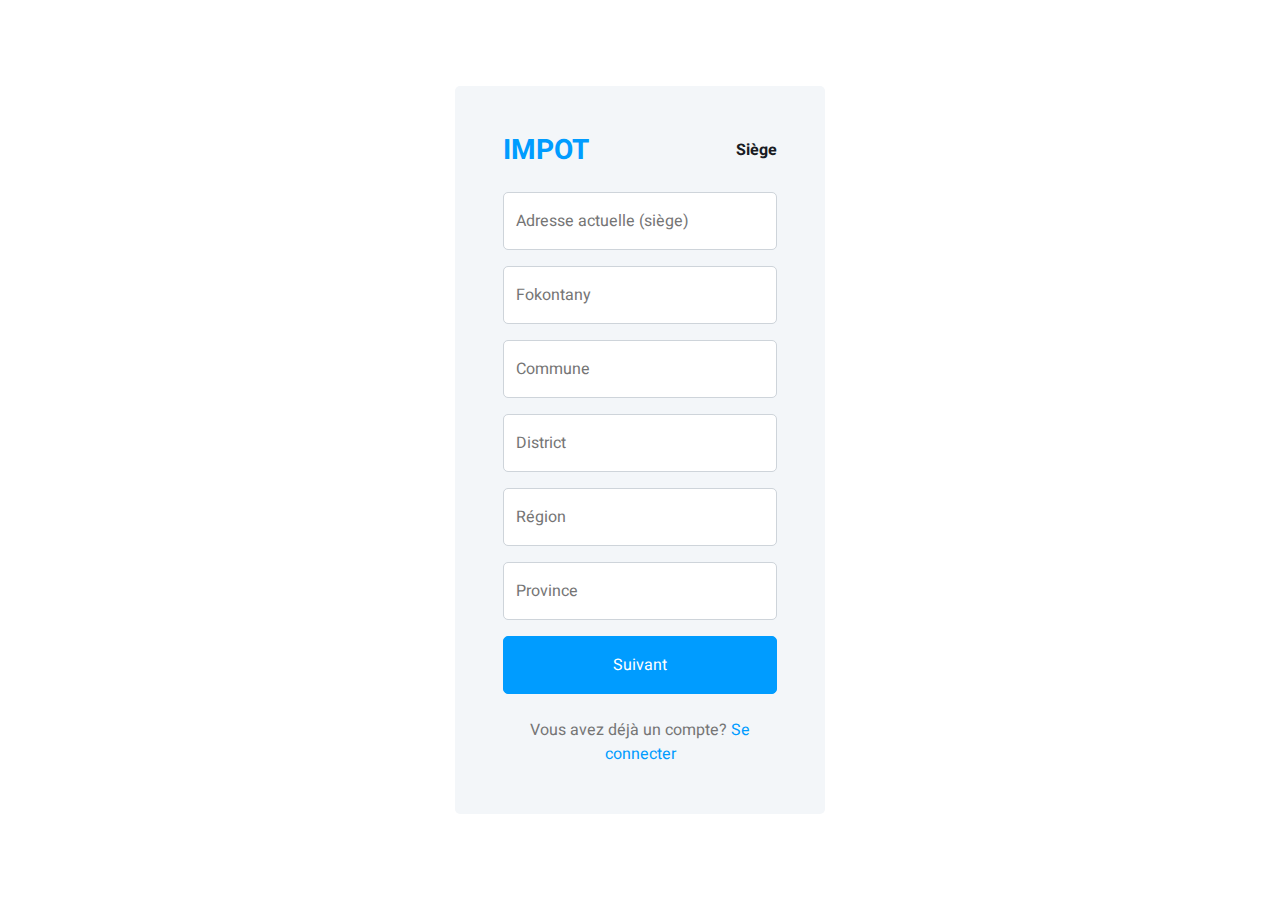
<file: signup2.html>
<!DOCTYPE html>
<html lang="en">
  <head>
    <meta charset="utf-8" />
    <title>Créer un compte</title>
    <meta content="width=device-width, initial-scale=1.0" name="viewport" />
    <meta content="" name="keywords" />
    <meta content="" name="description" />

    <!-- Favicon -->
    <link href="img/favicon.ico" rel="icon" />

    <!-- Google Web Fonts -->
    <link rel="preconnect" href="https://fonts.googleapis.com" />
    <link rel="preconnect" href="https://fonts.gstatic.com" crossorigin />
    <link
      href="https://fonts.googleapis.com/css2?family=Heebo:wght@400;500;600;700&display=swap"
      rel="stylesheet"
    />

    <!-- Icon Font Stylesheet -->
    <link
      href="https://cdnjs.cloudflare.com/ajax/libs/font-awesome/5.10.0/css/all.min.css"
      rel="stylesheet"
    />
    <link
      href="https://cdn.jsdelivr.net/npm/bootstrap-icons@1.4.1/font/bootstrap-icons.css"
      rel="stylesheet"
    />

    <!-- Libraries Stylesheet -->
    <link href="lib/owlcarousel/assets/owl.carousel.min.css" rel="stylesheet" />
    <link
      href="lib/tempusdominus/css/tempusdominus-bootstrap-4.min.css"
      rel="stylesheet"
    />

    <!-- Customized Bootstrap Stylesheet -->
    <link href="css/bootstrap.min.css" rel="stylesheet" />

    <!-- Template Stylesheet -->
    <link href="css/style.css" rel="stylesheet" />
  </head>

  <body>
    <div class="container-xxl position-relative bg-white d-flex p-0">
      <!-- Spinner Start -->
      <div
        id="spinner"
        class="show bg-white position-fixed translate-middle w-100 vh-100 top-50 start-50 d-flex align-items-center justify-content-center"
      >
        <div
          class="spinner-border text-primary"
          style="width: 3rem; height: 3rem"
          role="status"
        >
          <span class="sr-only">Loading...</span>
        </div>
      </div>
      <!-- Spinner End -->

      <!-- Sign Up Start -->
      <div class="container-fluid">
        <div
          class="row h-100 align-items-center justify-content-center"
          style="min-height: 100vh"
        >
          <div class="col-12 col-sm-8 col-md-6 col-lg-5 col-xl-4">
            <form action="signup3.html" method="post">
              <div class="bg-light rounded p-4 p-sm-5 my-4 mx-3">
                <div
                  class="d-flex align-items-center justify-content-between mb-3"
                >
                  <a href="admin.html" class="">
                    <h3 class="text-primary">IMPOT</h3>
                  </a>
                  <h6>Siège</h6>
                </div>
                <div class="form-floating mb-3">
                  <input
                    type="text"
                    name="adresse"
                    class="form-control"
                    id="floatingText"
                    placeholder="Nom"
                  />
                  <label for="floatingText">Adresse actuelle (siège)</label>
                </div>
                <div class="form-floating mb-3">
                  <input
                    type="text"
                    name="fokontany"
                    class="form-control"
                    id="floatingText"
                    placeholder="Nom"
                  />
                  <label for="floatingText">Fokontany</label>
                </div>
                <div class="form-floating mb-3">
                  <input
                    type="text"
                    name="commune"
                    class="form-control"
                    id="floatingText"
                    placeholder="Nom"
                  />
                  <label for="floatingText">Commune</label>
                </div>
                <div class="form-floating mb-3">
                  <input
                    type="text"
                    name="district"
                    class="form-control"
                    id="floatingText"
                    placeholder="Nom"
                  />
                  <label for="floatingText">District</label>
                </div>
                <div class="form-floating mb-3">
                  <input
                    type="text"
                    name="region"
                    class="form-control"
                    id="floatingText"
                    placeholder="Nom"
                  />
                  <label for="floatingText">Région</label>
                </div>
                <div class="form-floating mb-3">
                  <input
                    type="text"
                    name="province"
                    class="form-control"
                    id="floatingText"
                    placeholder="Nom"
                  />
                  <label for="floatingText">Province</label>
                </div>

                <a href="signup3.html"
                  ><button
                    type="submit"
                    class="btn btn-primary py-3 w-100 mb-4"
                  >
                    Suivant
                  </button></a
                >
                <p class="text-center mb-0">
                  Vous avez déjà un compte?
                  <a href="index.html">Se connecter</a>
                </p>
              </div>
            </form>
          </div>
        </div>
      </div>
      <!-- Sign Up End -->
    </div>

    <!-- JavaScript Libraries -->
    <script src="https://code.jquery.com/jquery-3.4.1.min.js"></script>
    <script src="https://cdn.jsdelivr.net/npm/bootstrap@5.0.0/dist/js/bootstrap.bundle.min.js"></script>
    <script src="lib/chart/chart.min.js"></script>
    <script src="lib/easing/easing.min.js"></script>
    <script src="lib/waypoints/waypoints.min.js"></script>
    <script src="lib/owlcarousel/owl.carousel.min.js"></script>
    <script src="lib/tempusdominus/js/moment.min.js"></script>
    <script src="lib/tempusdominus/js/moment-timezone.min.js"></script>
    <script src="lib/tempusdominus/js/tempusdominus-bootstrap-4.min.js"></script>

    <!-- Template Javascript -->
    <script src="js/main.js"></script>
    <script>
      function pasencore() {
        const id = document.getElementById("rib");
        id.value = "55555 55 5555 5 55555";
      }
      function encore() {
        const id = document.getElementById("rib");
        id.value = "";
      }
    </script>
  </body>
</html>
</file>
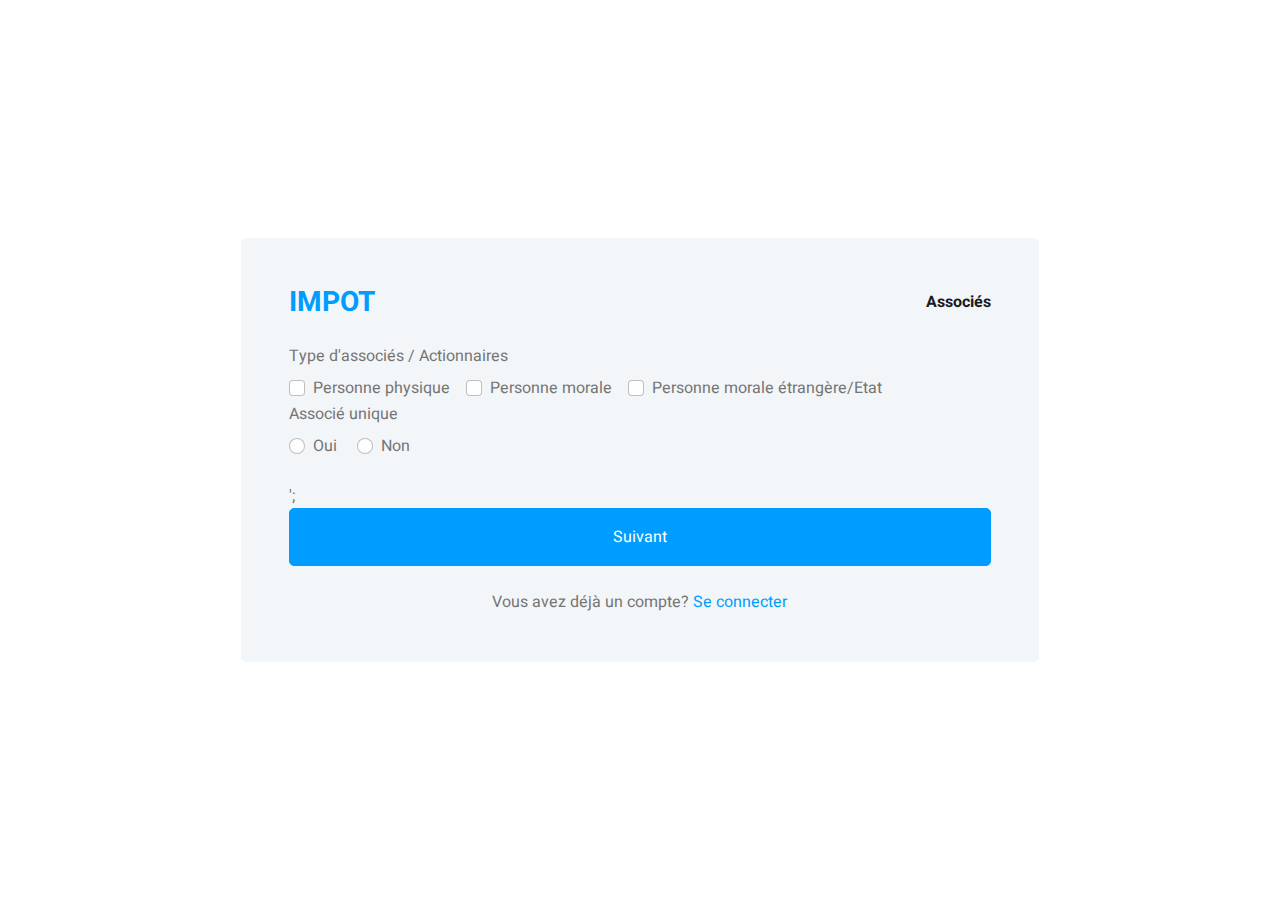
<file: signup3.html>
<!DOCTYPE html>
<html lang="en">
  <head>
    <meta charset="utf-8" />
    <title>Créer un compte</title>
    <meta content="width=device-width, initial-scale=1.0" name="viewport" />
    <meta content="" name="keywords" />
    <meta content="" name="description" />

    <!-- Favicon -->
    <link href="img/favicon.ico" rel="icon" />

    <!-- Google Web Fonts -->
    <link rel="preconnect" href="https://fonts.googleapis.com" />
    <link rel="preconnect" href="https://fonts.gstatic.com" crossorigin />
    <link
      href="https://fonts.googleapis.com/css2?family=Heebo:wght@400;500;600;700&display=swap"
      rel="stylesheet"
    />

    <!-- Icon Font Stylesheet -->
    <link
      href="https://cdnjs.cloudflare.com/ajax/libs/font-awesome/5.10.0/css/all.min.css"
      rel="stylesheet"
    />
    <link
      href="https://cdn.jsdelivr.net/npm/bootstrap-icons@1.4.1/font/bootstrap-icons.css"
      rel="stylesheet"
    />

    <!-- Libraries Stylesheet -->
    <link href="lib/owlcarousel/assets/owl.carousel.min.css" rel="stylesheet" />
    <link
      href="lib/tempusdominus/css/tempusdominus-bootstrap-4.min.css"
      rel="stylesheet"
    />

    <!-- Customized Bootstrap Stylesheet -->
    <link href="css/bootstrap.min.css" rel="stylesheet" />

    <!-- Template Stylesheet -->
    <link href="css/style.css" rel="stylesheet" />
  </head>

  <body>
    <div class="container-xxl position-relative bg-white d-flex p-0">
      <!-- Spinner Start -->
      <div
        id="spinner"
        class="show bg-white position-fixed translate-middle w-100 vh-100 top-50 start-50 d-flex align-items-center justify-content-center"
      >
        <div
          class="spinner-border text-primary"
          style="width: 3rem; height: 3rem"
          role="status"
        >
          <span class="sr-only">Loading...</span>
        </div>
      </div>
      <!-- Spinner End -->

      <!-- Sign Up Start -->
      <div class="container-fluid">
        <div
          class="row h-100 align-items-center justify-content-center"
          style="min-height: 100vh"
        >
          <div class="col-12 col-sm-12 col-md-8 col-lg-8 col-xl-8">
            <div class="bg-light rounded p-4 p-sm-5 my-4 mx-3">
              <div
                class="d-flex align-items-center justify-content-between mb-3"
              >
                <a href="admin.html" class="">
                  <h3 class="text-primary">IMPOT</h3>
                </a>
                <h6>Associés</h6>
              </div>
              <label for="" class="form-label"
                >Type d'associés / Actionnaires</label
              >

              <div class="d-flex">
                <div class="form-check me-3">
                  <input
                    type="checkbox"
                    class="form-check-input checkbox1"
                    data-target="#content1"
                  />
                  <label class="form-check-label" for="gridRadios1">
                    Personne physique
                  </label>
                </div>
                <div class="form-check me-3">
                  <input
                    type="checkbox"
                    class="form-check-input checkbox1"
                    data-target="#content2"
                  />
                  <label class="form-check-label" for="gridRadios2">
                    Personne morale
                  </label>
                </div>
                <div class="form-check me-3">
                  <input
                    type="checkbox"
                    class="form-check-input checkbox1"
                    data-target="#content3"
                  />
                  <label class="form-check-label" for="gridRadios3">
                    Personne morale étrangère/Etat
                  </label>
                </div>
              </div>

              <div id="content1" class="contente" style="display: none">
                <div class="form-floating mb-3">
                  <input
                    type="text"
                    class="form-control"
                    id="floatingText"
                    placeholder="Nom"
                  />
                  <label for="floatingText">Nom</label>
                </div>
                <div class="form mb-3">
                  <label for="" class="form-label">Fonction</label>
                  <select
                    class="form-control"
                    id="fonction_ass"
                    name="fonction_ass"
                  >
                    <option value="" selected disabled>
                      Choississez dans la liste
                    </option>
                    <option value="8|MAIRE">MAIRE</option>
                    <option value="9|ADJOINT AU MAIRE">ADJOINT AU MAIRE</option>
                    <option value="10|PDS">PDS</option>
                    <option value="11|CHEF DE REGION">CHEF DE REGION</option>
                    <option value="12|CHEF DE DISTRICT">
                      CHEF DE DISTRICT
                    </option>
                    <option value="7|PROPRIETAIRE">PROPRIETAIRE</option>
                    <option value="4|CHEF D'AGENCE">CHEF D'AGENCE</option>
                    <option value="1|GERANT">GERANT</option>
                    <option value="2|DG">DG</option>
                    <option value="3|PDG">PDG</option>
                    <option value="5|CO-GERANT">CO-GERANT</option>
                    <option value="6|AUTRE">AUTRE</option>
                  </select>
                </div>
                <div class="form-floating mb-3">
                  <input
                    type="text"
                    class="form-control"
                    id="floatingInput"
                    placeholder=""
                  />
                  <label for="floatingInput">Numéro passeport ou CIN</label>
                </div>
                <div class="form-floating mb-3">
                  <input
                    type="text"
                    class="form-control"
                    id="floatingInput"
                    placeholder=""
                  />
                  <label for="floatingInput">Adresse</label>
                </div>
                <label for="" class="form-label">Autre activité</label><br />
                <div class="form-check form-check-inline">
                  <input
                    class="form-check-input"
                    onclick="encore()"
                    type="radio"
                    name="inlineRadioOptions"
                    id="inlineRadio1"
                    value="option1"
                  />
                  <label class="form-check-label" for="inlineRadio1"
                    >Avec NIF</label
                  >
                </div>
                <div class="form-check form-check-inline">
                  <input
                    class="form-check-input"
                    onclick="pasencore()"
                    type="radio"
                    name="inlineRadioOptions"
                    id="inlineRadio1"
                    value="option1"
                  />
                  <label class="form-check-label" for="inlineRadio1"
                    >Salarié</label
                  >
                </div>
                <div class="form-check form-check-inline">
                  <input
                    class="form-check-input"
                    onclick="pasencore()"
                    type="radio"
                    name="inlineRadioOptions"
                    id="inlineRadio1"
                    value="option1"
                  />
                  <label class="form-check-label" for="inlineRadio1"
                    >Aucune</label
                  >
                </div>
                <div class="">
                  <input
                    type="text"
                    class="form-control"
                    id="rib"
                    placeholder=""
                  />
                </div>
                <br />
                <div class="form-floating mb-3">
                  <input
                    type="email"
                    class="form-control"
                    id="floatingInput"
                    placeholder=""
                  />
                  <label for="floatingInput">Email</label>
                </div>
                <div class="form-floating mb-3">
                  <input
                    type="date"
                    class="form-control"
                    id="floatingInput"
                    placeholder=""
                  />
                  <label for="floatingInput">Téléphone</label>
                </div>
              </div>
              <div id="content2" class="contente" style="display: none">
                <div class="form-floating mb-3">
                  <input
                    type="text"
                    class="form-control"
                    id="floatingInput"
                    placeholder=""
                  />
                  <label for="floatingInput">NIF</label>
                </div>
              </div>
              <div id="content3" class="contente" style="display: none">
                <div class="form-floating mb-3">
                  <input
                    type="text"
                    class="form-control"
                    id="floatingInput"
                    placeholder=""
                  />
                  <label for="floatingInput">Nom</label>
                </div>
                <div class="form-floating mb-3">
                  <input
                    type="text"
                    class="form-control"
                    id="floatingInput"
                    placeholder=""
                  />
                  <label for="floatingInput">Adresse</label>
                </div>
              </div>
              <label for="" class="form-label">Associé unique</label><br />
              <div class="form-check form-check-inline">
                <input
                  class="form-check-input"
                  onclick="naction()"
                  type="radio"
                  name="inlineRadioOptions"
                  id="inlineRadio1"
                  value="option1"
                />
                <label class="form-check-label" for="inlineRadio1">Oui</label>
              </div>
              <div class="form-check form-check-inline">
                <input
                  class="form-check-input"
                  onclick="action()"
                  type="radio"
                  name="inlineRadioOptions"
                  id="inlineRadio1"
                  value="option1"
                />
                <label class="form-check-label" for="inlineRadio1">Non</label>
              </div>
              <br />
              <div class="form-floating mb-3" id="action" style="display: none">
                <input
                  type="text"
                  class="form-control"
                  id="floatingInput"
                  placeholder=""
                />
                <label for="floatingInput">% Action ou</label>
              </div>
              <br />
              <form action="signup4.html" method="post">
                <input
                  type="hidden"
                  name="'.htmlspecialchars($cle).'"
                  value="'.htmlspecialchars($valeur).'"
                />';

                <a href="signup4.html"
                  ><button
                    type="submit"
                    class="btn btn-primary py-3 w-100 mb-4"
                  >
                    Suivant
                  </button></a
                >
              </form>
              <p class="text-center mb-0">
                Vous avez déjà un compte? <a href="index.html">Se connecter</a>
              </p>
            </div>
          </div>
        </div>
      </div>
      <!-- Sign Up End -->
    </div>

    <!-- JavaScript Libraries -->
    <script src="https://code.jquery.com/jquery-3.4.1.min.js"></script>
    <script src="https://cdn.jsdelivr.net/npm/bootstrap@5.0.0/dist/js/bootstrap.bundle.min.js"></script>
    <script src="lib/chart/chart.min.js"></script>
    <script src="lib/easing/easing.min.js"></script>
    <script src="lib/waypoints/waypoints.min.js"></script>
    <script src="lib/owlcarousel/owl.carousel.min.js"></script>
    <script src="lib/tempusdominus/js/moment.min.js"></script>
    <script src="lib/tempusdominus/js/moment-timezone.min.js"></script>
    <script src="lib/tempusdominus/js/tempusdominus-bootstrap-4.min.js"></script>

    <!-- Template Javascript -->
    <script src="js/main.js"></script>
    <script>
      function pasencore() {
        const id = document.getElementById("rib");
        id.value = "11111-11111-11111111111-11";
      }
      function encore() {
        const id = document.getElementById("rib");
        id.value = "";
      }
      function naction() {
        const id = document.getElementById("action");
        id.style.display = "none";
      }
      function action() {
        const id = document.getElementById("action");
        id.style.display = "block";
      }
    </script>
    <script>
      const checkboxes = document.querySelectorAll(".checkbox1");

      checkboxes.forEach((checkbox) => {
        checkbox.addEventListener("change", function () {
          // Cache tous les contenus
          const allContents = document.querySelectorAll(".contente");
          allContents.forEach((content) => {
            content.style.display = "none";
          });
          if (this.checked) {
            checkboxes.forEach((otherCheckbox) => {
              if (otherCheckbox !== this) {
                otherCheckbox.checked = false;
              }
            });
            const targetId = this.getAttribute("data-target");
            const content = document.querySelector(targetId);
            content.style.display = "block";
          }
        });
      });
    </script>
  </body>
</html>
</file>
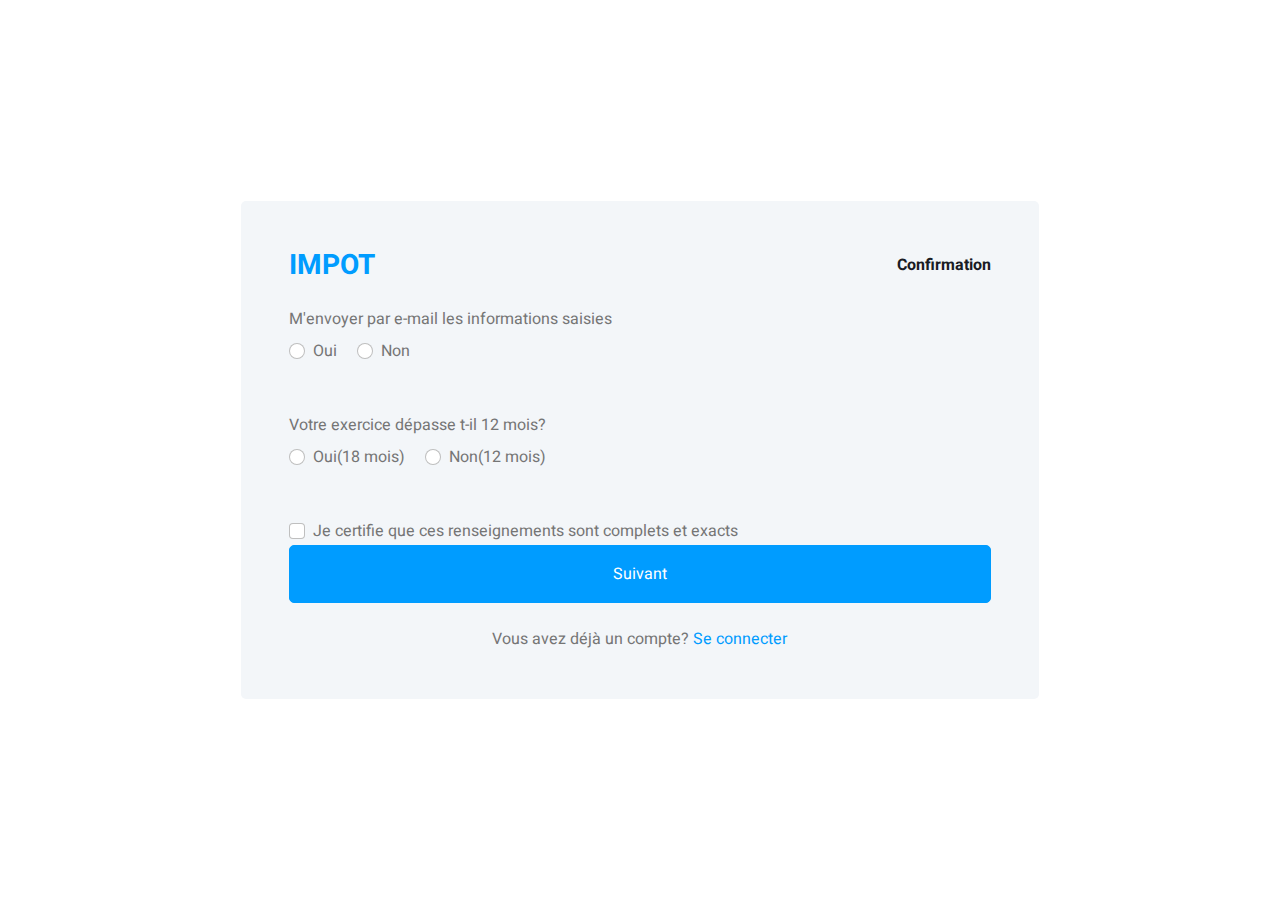
<file: signup4.html>
<!DOCTYPE html>
<html lang="en">

<head>
    <meta charset="utf-8">
    <title>Créer un compte</title>
    <meta content="width=device-width, initial-scale=1.0" name="viewport">
    <meta content="" name="keywords">
    <meta content="" name="description">

    <!-- Favicon -->
    <link href="img/favicon.ico" rel="icon">

    <!-- Google Web Fonts -->
    <link rel="preconnect" href="https://fonts.googleapis.com">
    <link rel="preconnect" href="https://fonts.gstatic.com" crossorigin>
    <link href="https://fonts.googleapis.com/css2?family=Heebo:wght@400;500;600;700&display=swap" rel="stylesheet">
    
    <!-- Icon Font Stylesheet -->
    <link href="https://cdnjs.cloudflare.com/ajax/libs/font-awesome/5.10.0/css/all.min.css" rel="stylesheet">
    <link href="https://cdn.jsdelivr.net/npm/bootstrap-icons@1.4.1/font/bootstrap-icons.css" rel="stylesheet">

    <!-- Libraries Stylesheet -->
    <link href="lib/owlcarousel/assets/owl.carousel.min.css" rel="stylesheet">
    <link href="lib/tempusdominus/css/tempusdominus-bootstrap-4.min.css" rel="stylesheet" />

    <!-- Customized Bootstrap Stylesheet -->
    <link href="css/bootstrap.min.css" rel="stylesheet">

    <!-- Template Stylesheet -->
    <link href="css/style.css" rel="stylesheet">
</head>

<body>
    <div class="container-xxl position-relative bg-white d-flex p-0">
        <!-- Spinner Start -->
        <div id="spinner" class="show bg-white position-fixed translate-middle w-100 vh-100 top-50 start-50 d-flex align-items-center justify-content-center">
            <div class="spinner-border text-primary" style="width: 3rem; height: 3rem;" role="status">
                <span class="sr-only">Loading...</span>
            </div>
        </div>
        <!-- Spinner End -->


        <!-- Sign Up Start -->
        <div class="container-fluid">
            <div class="row h-100 align-items-center justify-content-center" style="min-height: 100vh;">
                <div class="col-12 col-sm-12 col-md-8 col-lg-8 col-xl-8">
                    <div class="bg-light rounded p-4 p-sm-5 my-4 mx-3">
                        <div class="d-flex align-items-center justify-content-between mb-3">
                            <a href="admin.html" class="">
                                <h3 class="text-primary">IMPOT</h3>
                            </a>
                            <h6>Confirmation</h6>
                        </div>
                        <label for="" class="form-label">M'envoyer par e-mail les informations saisies</label><br>
                        <div class="form-check form-check-inline">
                            <input class="form-check-input" type="radio" name="inlineRadioOptions" id="inlineRadio1" value="option1">
                            <label class="form-check-label" for="inlineRadio1">Oui</label>
                        </div>
                        <div class="form-check form-check-inline">
                            <input class="form-check-input" type="radio" name="inlineRadioOptions" id="inlineRadio1" value="option1">
                            <label class="form-check-label" for="inlineRadio1">Non</label>
                        </div><br><br><br>
                        <label for="" class="form-label">Votre exercice dépasse t-il 12 mois?</label><br>
                        <div class="form-check form-check-inline">
                            <input class="form-check-input" type="radio" name="inlineRadioOptions" id="inlineRadio1" value="option1">
                            <label class="form-check-label" for="inlineRadio1">Oui(18 mois)</label>
                        </div>
                        <div class="form-check form-check-inline">
                            <input class="form-check-input" type="radio" name="inlineRadioOptions" id="inlineRadio1" value="option1">
                            <label class="form-check-label" for="inlineRadio1">Non(12 mois)</label>
                        </div><br><br><br>
                        <div class="form-check form-check-inline">
                            <input class="form-check-input" type="checkbox" name="inlineRadioOptions" id="inlineRadio1" value="option1">
                            <label class="form-check-label" for="inlineRadio1">Je certifie que ces renseignements sont complets et exacts</label>
                        </div><br>
                        <a href="index.html"><button type="submit" class="btn btn-primary py-3 w-100 mb-4">Suivant</button></a>

                            </form>
                        <p class="text-center mb-0">Vous avez déjà un compte? <a href="index.html">Se connecter</a></p>
                    </div>
                </div>
            </div>
        </div>
        <!-- Sign Up End -->
    </div>

    <!-- JavaScript Libraries -->
    <script src="https://code.jquery.com/jquery-3.4.1.min.js"></script>
    <script src="https://cdn.jsdelivr.net/npm/bootstrap@5.0.0/dist/js/bootstrap.bundle.min.js"></script>
    <script src="lib/chart/chart.min.js"></script>
    <script src="lib/easing/easing.min.js"></script>
    <script src="lib/waypoints/waypoints.min.js"></script>
    <script src="lib/owlcarousel/owl.carousel.min.js"></script>
    <script src="lib/tempusdominus/js/moment.min.js"></script>
    <script src="lib/tempusdominus/js/moment-timezone.min.js"></script>
    <script src="lib/tempusdominus/js/tempusdominus-bootstrap-4.min.js"></script>

    <!-- Template Javascript -->
    <script src="js/main.js"></script>
    <script>
        function pasencore(){
            const id = document.getElementById("rib");
            id.value = "55555 55 5555 5 55555";
        }
        function encore(){
            const id = document.getElementById("rib");
            id.value = "";
        }
    </script>
    
</body>

</html>
</file>
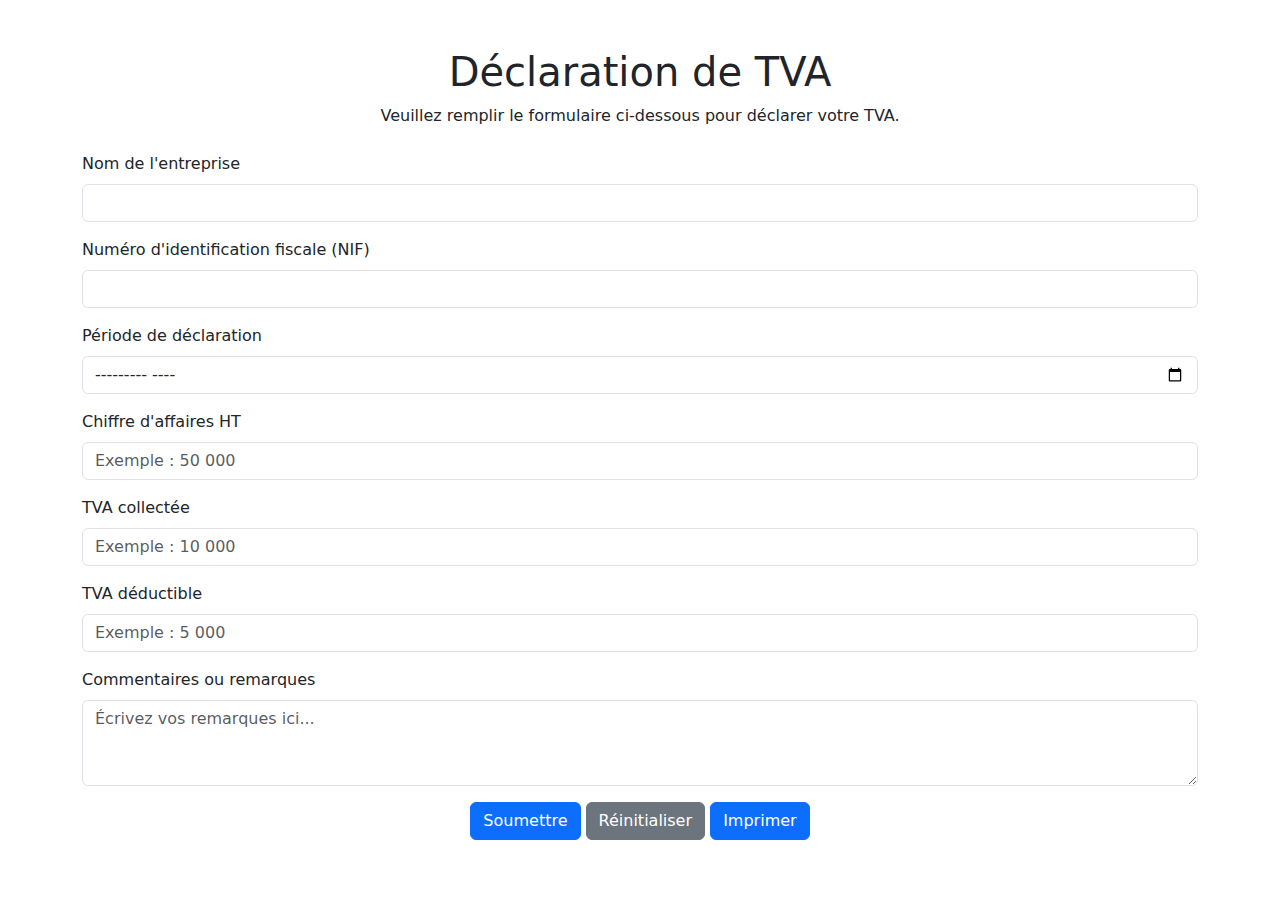
<file: test/test.html>
<!DOCTYPE html>
<html lang="en">
<head>
  <meta charset="UTF-8">
  <meta name="viewport" content="width=device-width, initial-scale=1.0">
  <title>Déclaration TVA</title>
  <link href="https://cdn.jsdelivr.net/npm/bootstrap@5.3.0-alpha3/dist/css/bootstrap.min.css" rel="stylesheet">
</head>
<style>
  /* Masquer les boutons lors de l'impression */
  @media print {
    button {
      display: none;
    }
  }
</style>
<body>
  <div class="container mt-5">
    <h1 class="text-center">Déclaration de TVA</h1>
    <p class="text-center">Veuillez remplir le formulaire ci-dessous pour déclarer votre TVA.</p>

    <!-- Formulaire -->
    <form id="tvaForm" class="mt-4">
      <!-- Informations de base -->
      <div class="mb-3">
        <label for="companyName" class="form-label">Nom de l'entreprise</label>
        <input type="text" name="nom" class="form-control" id="companyName" placeholder="" required>
      </div>
      <div class="mb-3">
        <label for="taxId" class="form-label">Numéro d'identification fiscale (NIF)</label>
        <input type="text" name="nif" class="form-control" id="taxId" placeholder="" required>
      </div>
      <div class="mb-3">
        <label for="period" class="form-label">Période de déclaration</label>
        <input type="month" name="periode" class="form-control" id="period" required>
      </div>

      <!-- Détails TVA -->
      <div class="mb-3">
        <label for="revenue" class="form-label">Chiffre d'affaires HT</label>
        <input type="number" name="chiffre_d_affaire" class="form-control" id="revenue" placeholder="Exemple : 50 000" required>
      </div>
      <div class="mb-3">
        <label for="tvaCollected" class="form-label">TVA collectée</label>
        <input type="number" class="form-control" name="collectee" id="tvaCollected" placeholder="Exemple : 10 000" required>
      </div>
      <div class="mb-3">
        <label for="tvaPaid" class="form-label">TVA déductible</label>
        <input type="number" class="form-control" id="tvaPaid" name="deductible" placeholder="Exemple : 5 000" required>
      </div>
      <div class="mb-3">
        <label for="comments" class="form-label">Commentaires ou remarques</label>
        <textarea class="form-control" id="comments" rows="3" name="remarque" placeholder="Écrivez vos remarques ici..."></textarea>
      </div>

      <!-- Boutons d'action -->
      <div class="text-center">
        <button type="submit" class="btn btn-primary">Soumettre</button>
        <button type="reset" class="btn btn-secondary">Réinitialiser</button>
        <button class="btn btn-primary" onclick="window.print()">Imprimer</button>
      </div>
    </form>

    <!-- Tableau pour afficher les données -->
  </div>



  <script src="https://cdn.jsdelivr.net/npm/bootstrap@5.3.0-alpha3/dist/js/bootstrap.bundle.min.js"></script>
</body>
</html>
</file>
<file: css/style.css>
/********** Template CSS **********/
:root {
    --primary: #009CFF;
    --light: #F3F6F9;
    --dark: #191C24;
}

.back-to-top {
    position: fixed;
    display: none;
    right: 45px;
    bottom: 45px;
    z-index: 99;
}


/*** Spinner ***/
#spinner {
    opacity: 0;
    visibility: hidden;
    transition: opacity .5s ease-out, visibility 0s linear .5s;
    z-index: 99999;
}

#spinner.show {
    transition: opacity .5s ease-out, visibility 0s linear 0s;
    visibility: visible;
    opacity: 1;
}


/*** Button ***/
.btn {
    transition: .5s;
}

.btn.btn-primary {
    color: #FFFFFF;
}

.btn-square {
    width: 38px;
    height: 38px;
}

.btn-sm-square {
    width: 32px;
    height: 32px;
}

.btn-lg-square {
    width: 48px;
    height: 48px;
}

.btn-square,
.btn-sm-square,
.btn-lg-square {
    padding: 0;
    display: inline-flex;
    align-items: center;
    justify-content: center;
    font-weight: normal;
    border-radius: 50px;
}


/*** Layout ***/
.sidebar {
    position: fixed;
    top: 0;
    left: 0;
    bottom: 0;
    width: 250px;
    height: 100vh;
    overflow-y: auto;
    background: var(--light);
    transition: 0.5s;
    z-index: 999;
}

.content {
    margin-left: 250px;
    min-height: 100vh;
    background: #FFFFFF;
    transition: 0.5s;
}

@media (min-width: 992px) {
    .sidebar {
        margin-left: 0;
    }

    .sidebar.open {
        margin-left: -250px;
    }

    .content {
        width: calc(100% - 250px);
    }

    .content.open {
        width: 100%;
        margin-left: 0;
    }
}

@media (max-width: 991.98px) {
    .sidebar {
        margin-left: -250px;
    }

    .sidebar.open {
        margin-left: 0;
    }

    .content {
        width: 100%;
        margin-left: 0;
    }
}


/*** Navbar ***/
.sidebar .navbar .navbar-nav .nav-link {
    padding: 7px 20px;
    color: var(--dark);
    font-weight: 500;
    border-left: 3px solid var(--light);
    border-radius: 0 30px 30px 0;
    outline: none;
}

.sidebar .navbar .navbar-nav .nav-link:hover,
.sidebar .navbar .navbar-nav .nav-link.active {
    color: var(--primary);
    background: #FFFFFF;
    border-color: var(--primary);
}

.sidebar .navbar .navbar-nav .nav-link i {
    width: 40px;
    height: 40px;
    display: inline-flex;
    align-items: center;
    justify-content: center;
    background: #FFFFFF;
    border-radius: 40px;
}

.sidebar .navbar .navbar-nav .nav-link:hover i,
.sidebar .navbar .navbar-nav .nav-link.active i {
    background: var(--light);
}

.sidebar .navbar .dropdown-toggle::after {
    position: absolute;
    top: 15px;
    right: 15px;
    border: none;
    content: "\f107";
    font-family: "Font Awesome 5 Free";
    font-weight: 900;
    transition: .5s;
}

.sidebar .navbar .dropdown-toggle[aria-expanded=true]::after {
    transform: rotate(-180deg);
}

.sidebar .navbar .dropdown-item {
    padding-left: 25px;
    border-radius: 0 30px 30px 0;
}

.content .navbar .navbar-nav .nav-link {
    margin-left: 25px;
    padding: 12px 0;
    color: var(--dark);
    outline: none;
}

.content .navbar .navbar-nav .nav-link:hover,
.content .navbar .navbar-nav .nav-link.active {
    color: var(--primary);
}

.content .navbar .sidebar-toggler,
.content .navbar .navbar-nav .nav-link i {
    width: 40px;
    height: 40px;
    display: inline-flex;
    align-items: center;
    justify-content: center;
    background: #FFFFFF;
    border-radius: 40px;
}

.content .navbar .dropdown-toggle::after {
    margin-left: 6px;
    vertical-align: middle;
    border: none;
    content: "\f107";
    font-family: "Font Awesome 5 Free";
    font-weight: 900;
    transition: .5s;
}

.content .navbar .dropdown-toggle[aria-expanded=true]::after {
    transform: rotate(-180deg);
}

@media (max-width: 575.98px) {
    .content .navbar .navbar-nav .nav-link {
        margin-left: 15px;
    }
}


/*** Date Picker ***/
.bootstrap-datetimepicker-widget.bottom {
    top: auto !important;
}

.bootstrap-datetimepicker-widget .table * {
    border-bottom-width: 0px;
}

.bootstrap-datetimepicker-widget .table th {
    font-weight: 500;
}

.bootstrap-datetimepicker-widget.dropdown-menu {
    padding: 10px;
    border-radius: 2px;
}

.bootstrap-datetimepicker-widget table td.active,
.bootstrap-datetimepicker-widget table td.active:hover {
    background: var(--primary);
}

.bootstrap-datetimepicker-widget table td.today::before {
    border-bottom-color: var(--primary);
}


/*** Testimonial ***/
.progress .progress-bar {
    width: 0px;
    transition: 2s;
}


/*** Testimonial ***/
.testimonial-carousel .owl-dots {
    margin-top: 24px;
    display: flex;
    align-items: flex-end;
    justify-content: center;
}

.testimonial-carousel .owl-dot {
    position: relative;
    display: inline-block;
    margin: 0 5px;
    width: 15px;
    height: 15px;
    border: 5px solid var(--primary);
    border-radius: 15px;
    transition: .5s;
}

.testimonial-carousel .owl-dot.active {
    background: var(--dark);
    border-color: var(--primary);
}
</file>
<file: styles.css>
body {
    background-color: #f8f9fa;
    font-family: Arial, sans-serif;
  }
  
  h1 {
    color: #333;
    margin-bottom: 20px;
  }
  
  .form-control:focus {
    border-color: #007bff;
    box-shadow: 0 0 5px rgba(0, 123, 255, 0.5);
  }
  
  button {
    margin: 10px;
  }
</file>
